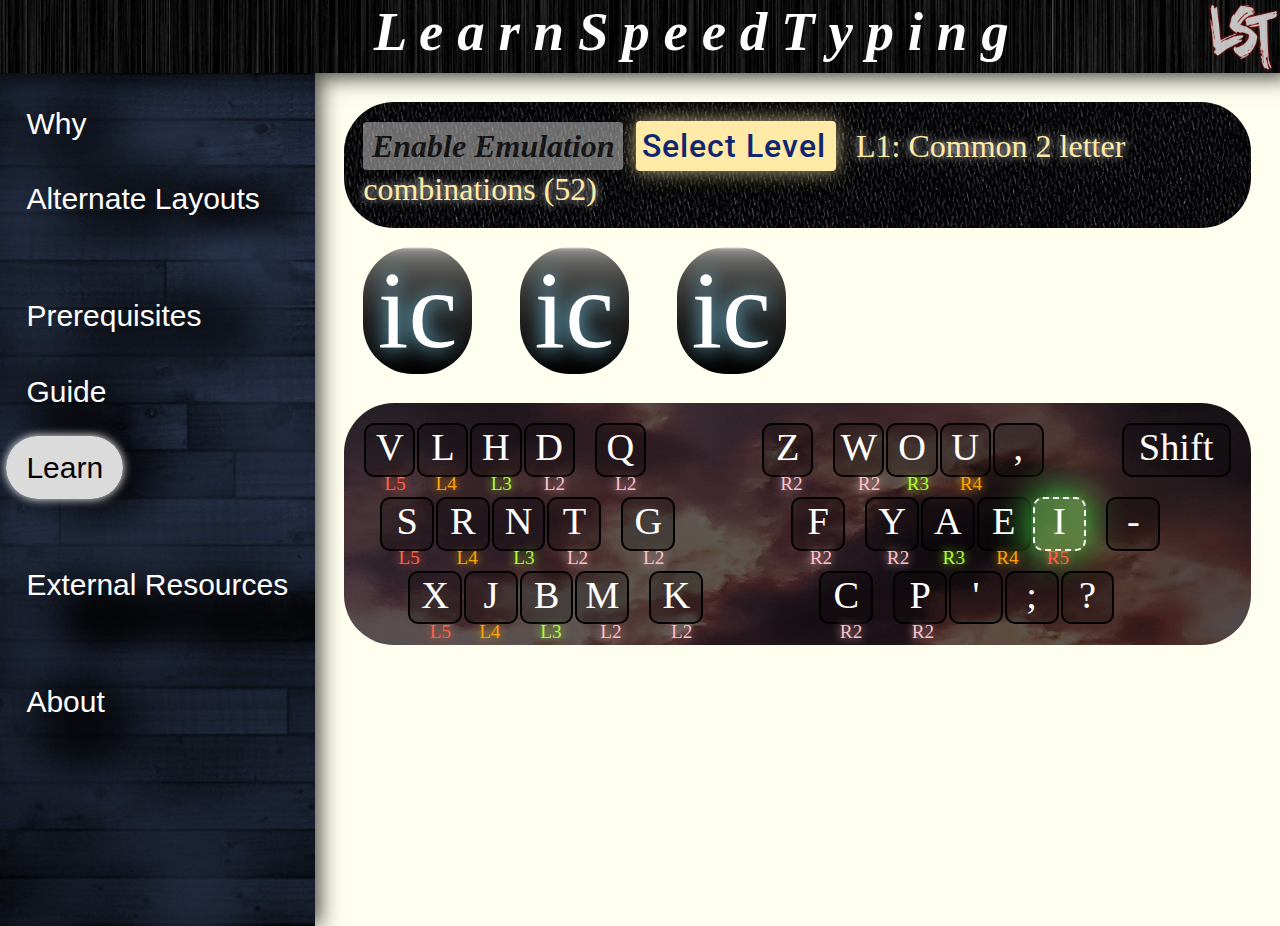
<file: index.html>
<!DOCTYPE html>
<head>
    <title>LST | Learn</title>
    <link rel="stylesheet" href="styles.css">
    <link rel="icon" type="image/x-icon" href="favicon.png">
</head>
<body>
    <div id="header">
        <a href="javascript:side(7)"><img src="noncut.png"/></a>
        <a>L e a r n S p e e d T y p i n g</a>
    </div>
    <ul id="topbar">
        <li><a href="javascript:side(1)">Why</a></li>
        <li><a href="javascript:side(2)">Alternate Layouts</a></li>
        <li></li>
        <li><a href="javascript:side(3)">Prerequisites</a></li>
        <li><a href="javascript:side(4)">Guide</i></a></li>
        <li><a href="javascript:side(5)" class="active">Learn</a></li>
        <li></li>
        <li><a href="javascript:side(6)">External Resources</a></li>
        <li></li>
        <li id="about"><a href="javascript:side(7)">About</a></li>
    </ul>
    <iframe src="learn.html" class="mainframe"></iframe>
    <script>
        mainframe = null
        function check(){
            header = document.getElementById("header")
            hh = header.offsetHeight
            sidebar = document.getElementById("topbar")
            sided = sidebar.offsetWidth
            topd = sidebar.offsetHeight
            mainframe = document.getElementsByClassName("mainframe")[0]
            w = window.innerWidth-sided
            mainframe.style.marginLeft = sided.toString()+"px"
            mainframe.style.width = w.toString()+"px"
            mainframe.style.height = (window.innerHeight-hh).toString().toString()+"px"
            sidebar.style.height = (window.innerHeight-hh).toString().toString()+"px"
            mainframe.focus()
        }
        window.addEventListener('mousewheel', check);
        window.addEventListener('click', check);
        window.addEventListener('load', check);
        window.addEventListener('unload', check);
        window.addEventListener('resize', check);
        window.addEventListener('scroll', check);
        elements = null
        function getelements(){
            elements = document.getElementById("topbar").getElementsByTagName("a")
        }
        window.addEventListener('load', getelements);
        function side(a){
            for(var i=0; i<elements.length; i++){
                elements[i].setAttribute("class","inactive")
            }
            elements[a-1].setAttribute("class","active")
            document.title = "LST"
            switch(a){
                case 1:
                    mainframe.src="why.html"
                    document.title += " | Learn"
                    break;
                case 2:
                    mainframe.src="alt.html"
                    document.title += " | Alt Layouts"
                    break;
                case 3:
                    mainframe.src="req.html"
                    document.title += " | Prerequisites"
                    break;
                case 4:
                    mainframe.src="guide.html"
                    document.title += " | Guide"
                    break;
                case 5:
                    mainframe.src="learn.html"
                    document.title += " | Learn"
                    break;
                case 6:
                    mainframe.src="ext.html"
                    document.title += " | External Resources"
                    break;
                case 7:
                    mainframe.src="about.html"
                    document.title += " | About"
                    break;
            }
        }
    </script>
</body>
</html>
</file>
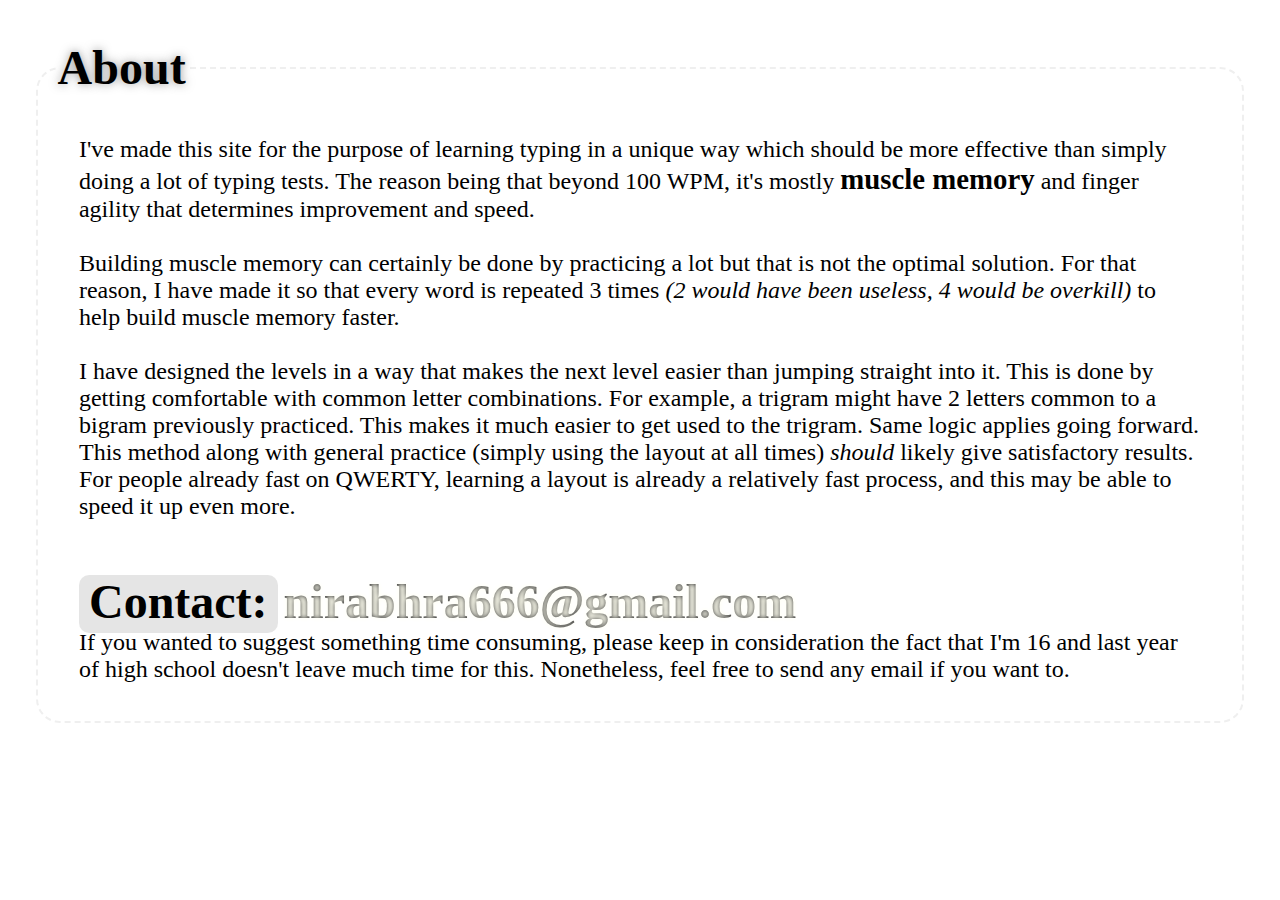
<file: about.html>
<!DOCTYPE html>
<head>
    <title>About</title>
    <link rel="stylesheet" href="pltxt.css">
    <link rel="icon" type="image/x-icon" href="favicon.png">
</head>
<body>
    <fieldset>
        <legend><h1>About</h1></legend>
        <p>
            I've made this site for the purpose of learning typing in a unique way which should be more effective than simply doing a lot of typing tests.
            The reason being that beyond 100 WPM, it's mostly <b>muscle memory</b> and finger agility that determines improvement and speed.
            <br><br>
            Building muscle memory can certainly be done by practicing a lot but that is not the optimal solution.
            For that reason, I have made it so that every word is repeated 3 times <i>(2 would have been useless, 4 would be overkill)</i> to help build muscle memory faster.
            <br><br>
            I have designed the levels in a way that makes the next level easier than jumping straight into it.
            This is done by getting comfortable with common letter combinations.
            For example, a trigram might have 2 letters common to a bigram previously practiced.
            This makes it much easier to get used to the trigram. Same logic applies going forward.
            <br>
            This method along with general practice (simply using the layout at all times) <i>should</i> likely give satisfactory results.
            <br>
            For people already fast on QWERTY, learning a layout is already a relatively fast process, and this may be able to speed it up even more.
            <br><br><br>
            <b class="extraimp" id="bc">Contact:</b>  <a id="contact" href="mailto: nirabhra666@gmail.com">  nirabhra666@gmail.com</a>
            <br>
            If you wanted to suggest something time consuming, please keep in consideration the fact that I'm 16 and last year of high school doesn't leave much time for this.
            Nonetheless, feel free to send any email if you want to.
        </p>
    </fieldset>
</body>
</html>
</file>
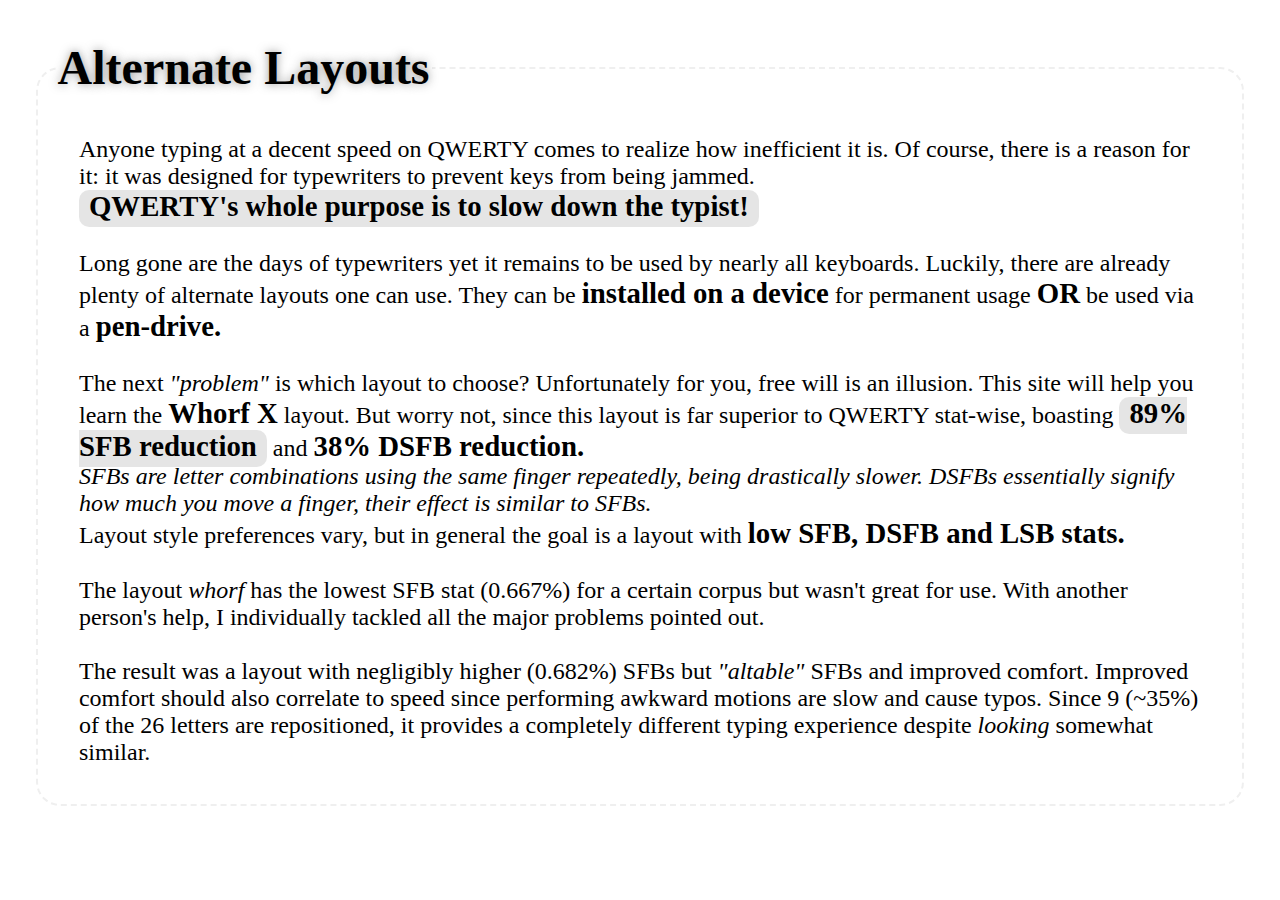
<file: alt.html>
<!DOCTYPE html>
<head>
    <title>Alt Layouts</title>
    <link rel="stylesheet" href="pltxt.css">
    <link rel="icon" type="image/x-icon" href="favicon.png">
</head>
<body>
    <fieldset>
        <legend><h1>Alternate Layouts</h1></legend>
        <p>
            Anyone typing at a decent speed on QWERTY comes to realize how inefficient it is.
            Of course, there is a reason for it: it was designed for typewriters to prevent keys from being jammed.
            <br>
            <b class="extraimp">QWERTY's whole purpose is to slow down the typist!</b>
            <br><br>
            Long gone are the days of typewriters yet it remains to be used by nearly all keyboards.
            Luckily, there are already plenty of alternate layouts one can use.
            They can be <b>installed on a device</b> for permanent usage <b>OR</b> be used via a <b>pen-drive.</b>
            <br><br>
            The next <i>"problem"</i> is which layout to choose?
            Unfortunately for you, free will is an illusion.
            This site will help you learn the <b>Whorf X</b> layout.
            But worry not, since this layout is far superior to QWERTY stat-wise, boasting <b class="extraimp">89% SFB reduction</b> and <b>38% DSFB reduction.</b>
            <br>
            <i>SFBs are letter combinations using the same finger repeatedly, being drastically slower. DSFBs essentially signify how much you move a finger, their effect is similar to SFBs.</i>
            <br>
            Layout style preferences vary, but in general the goal is a layout with <b>low SFB, DSFB and LSB stats.</b>
            <br><br>
            The layout <i>whorf</i> has the lowest SFB stat (0.667%) for a certain corpus but wasn't great for use.
            With another person's help, I individually tackled all the major problems pointed out.
            <br><br>
            The result was a layout with negligibly higher (0.682%) SFBs but <i>"altable"</i> SFBs and improved comfort.
            Improved comfort should also correlate to speed since performing awkward motions are slow and cause typos.
            Since 9 (~35%) of the 26 letters are repositioned, it provides a completely different typing experience despite <i>looking</i> somewhat similar.
        </p>
    </fieldset>
</body>
</html>
</file>
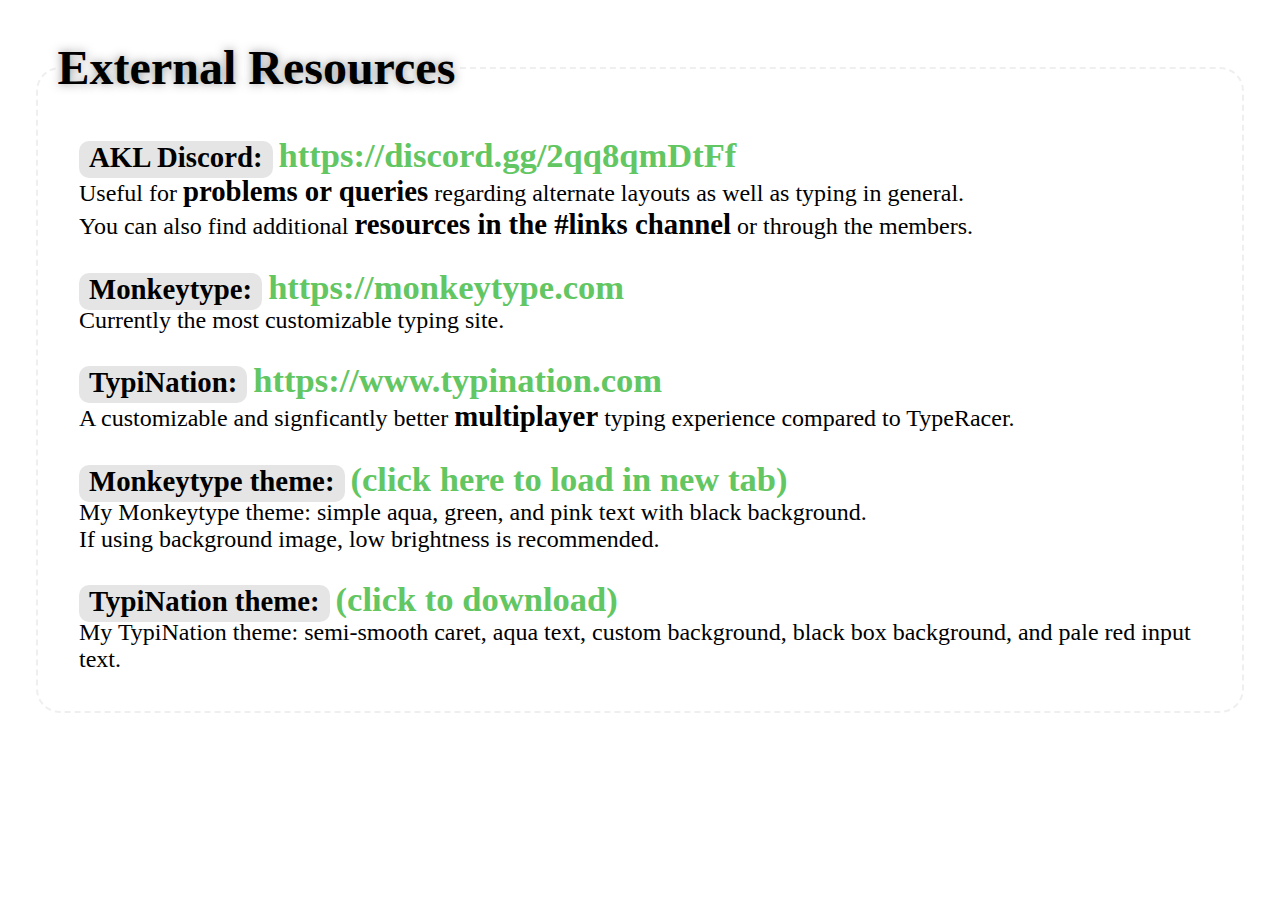
<file: ext.html>
<!DOCTYPE html>
<head>
    <title>External Resources</title>
    <link rel="stylesheet" href="pltxt.css">
    <link rel="icon" type="image/x-icon" href="favicon.png">
</head>
<body>
    <fieldset>
        <legend><h1>External Resources</h1></legend>
        <p>
            <b class="extraimp">AKL Discord:</b> <b><a href="https://discord.gg/2qq8qmDtFf" target="akl"> https://discord.gg/2qq8qmDtFf</a></b>
            <br>
            Useful for <b>problems or queries</b> regarding alternate layouts as well as typing in general.
            <br>
            You can also find additional <b>resources in the #links channel</b> or through the members.
            <br><br>
            <b class="extraimp">Monkeytype:</b> <b><a href="https://monkeytype.com" target="akl"> https://monkeytype.com</a></b>
            <br>
            Currently the most customizable typing site.
            <br><br>
            <b class="extraimp">TypiNation:</b> <b><a href="https://www.typination.com" target="akl"> https://www.typination.com</a></b>
            <br>
            A customizable and signficantly better <b>multiplayer</b> typing experience compared to TypeRacer.
            <br><br>
            <b class="extraimp">Monkeytype theme:</b> <b><a href="https://monkeytype.com?customTheme=WyIjMDAwMDAwIiwiI2U1OWVmZiIsIiNmZmZmZmYiLCIjMzRkNmZlIiwiIzAwMDAwMCIsIiMzNGZlNjciLCIjZmZmZmZmIiwiI2ZmZmZmZiIsIiNmZjQyNDIiLCIjYjIyZTJlIl0=" target="akl"> (click here to load in new tab)</a></b>
            <br>
            My Monkeytype theme: simple aqua, green, and pink text with black background.
            <br>
            If using background image, low brightness is recommended.
            <br><br>
            <b class="extraimp">TypiNation theme:</b> <b><a href="https://cdn.discordapp.com/attachments/775247044847075328/1032932892231344138/TypiNation_Settings.json" target="akl"> (click to download)</a></b>
            <br>
            My TypiNation theme: semi-smooth caret, aqua text, custom background, black box background, and pale red input text.
        </p>
    </fieldset>
</body>
</html>
</file>
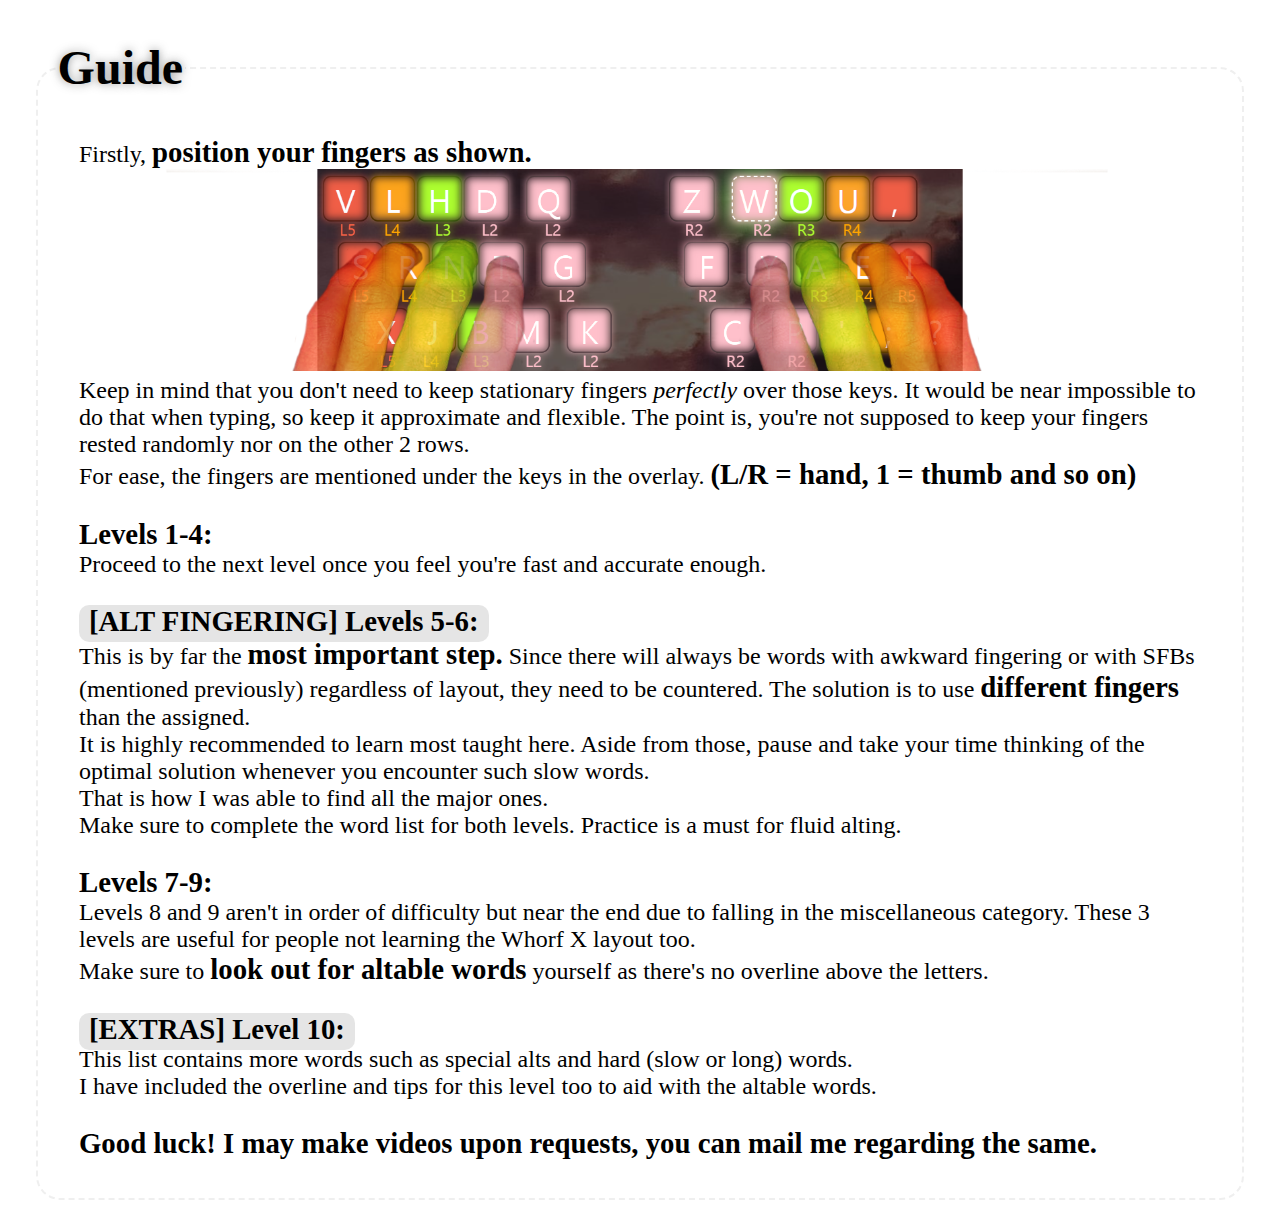
<file: guide.html>
<!DOCTYPE html>
<head>
    <title>Guide</title>
    <link rel="stylesheet" href="pltxt.css">
    <link rel="icon" type="image/x-icon" href="favicon.png">
</head>
<body>
    <fieldset>
        <legend><h1>Guide</h1></legend>
        <p>
            Firstly, <b>position your fingers as shown.</b>
            <img src="position.png"/>
            Keep in mind that you don't need to keep stationary fingers <i>perfectly</i> over those keys.
            It would be near impossible to do that when typing, so keep it approximate and flexible.
            The point is, you're not supposed to keep your fingers rested randomly nor on the other 2 rows.
            <br>
            For ease, the fingers are mentioned under the keys in the overlay. <b>(L/R = hand,  1 = thumb and so on)</b>
            <br><br>
            <b>Levels 1-4:</b>
            <br>
            Proceed to the next level once you feel you're fast and accurate enough.
            <br><br>
            <b class="extraimp">[ALT FINGERING] Levels 5-6:</b>
            <br>
            This is by far the <b>most important step.</b>
            Since there will always be words with awkward fingering or with SFBs (mentioned previously) regardless of layout, they need to be countered.
            The solution is to use <b>different fingers</b> than the assigned.
            <br>
            It is highly recommended to learn most taught here.
            Aside from those, pause and take your time thinking of the optimal solution whenever you encounter such slow words.
            <br>
            That is how I was able to find all the major ones.
            <br>
            Make sure to complete the word list for both levels. Practice is a must for fluid alting.
            <br><br>
            <b>Levels 7-9:</b>
            <br>
            Levels 8 and 9 aren't in order of difficulty but near the end due to falling in the miscellaneous category.
            These 3 levels are useful for people not learning the Whorf X layout too.
            <br>
            Make sure to <b>look out for altable words</b> yourself as there's no overline above the letters.<br><br>
            <b class="extraimp">[EXTRAS] Level 10:</b>
            <br>
            This list contains more words such as special alts and hard (slow or long) words.
            <br>
            I have included the overline and tips for this level too to aid with the altable words.
            <br><br>
            <b>Good luck! I may make videos upon requests, you can mail me regarding the same.</b>
        </p>
    </fieldset>
</body>
</html>
</file>
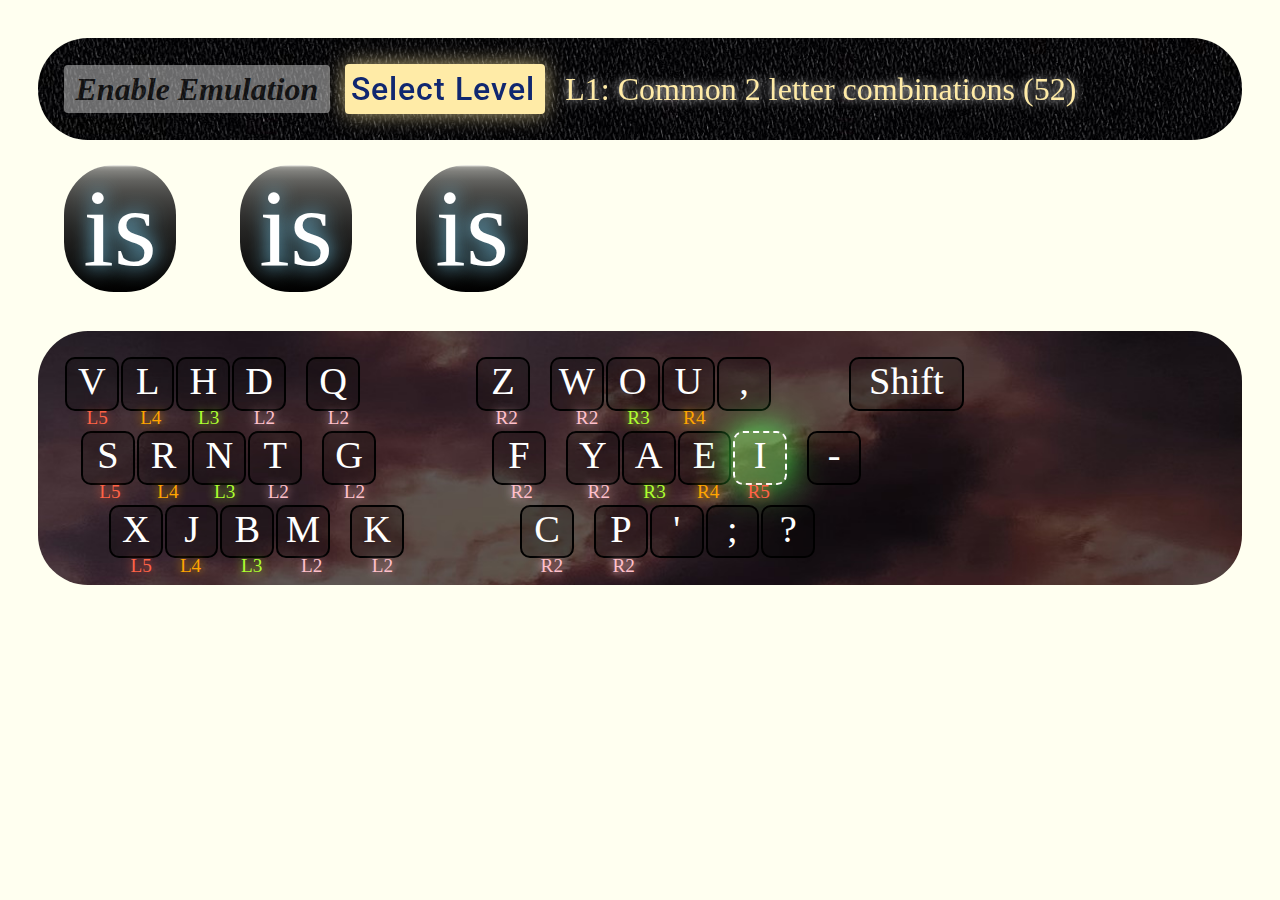
<file: learn.html>
<!DOCTYPE html>
<head>
    <title>Learn</title>
    <!--Stylesheet below is NOT my work. 
        Credit:
            https://codepen.io/ig_design/pen/MWKVrNR
            https://freefrontend.com/css-dropdown-menus/
    -->
    <link rel="stylesheet" href="dropdown.css">
    <link rel="stylesheet" href="styles.css">
    <link rel="stylesheet" href="learn.css">
    <link rel="icon" type="image/x-icon" href="favicon.png">
</head>
<body>
    <!--<img src="hot.png" id="hot"/>-->
    <div id="select" class="gbox">
        <div class="sec-center">
            <div id="emu">Enable Emulation</div>
            <input class="dropdown" type="checkbox" id="dropdown" name="dropdown"/>
            <label class="for-dropdown" for="dropdown">Select Level<i class="uil uil-arrow-down"></i></label>
            <div class="section-dropdown"> 
                <a href="javascript:level(1)">1: Common Bigrams<i class="uil uil-arrow-right"></i></a>
                <a href="javascript:level(2)">2: Common Trigrams<i class="uil uil-arrow-right"></i></a>
                <a href="javascript:level(3)">3: Common Quadrigrams<i class="uil uil-arrow-right"></i></a>
                <a href="javascript:level(4)">4: Common Pentagrams<i class="uil uil-arrow-right"></i></a>
                <a href="javascript:level(5)">5: ALTERNATE FINGERS<i class="uil uil-arrow-right"></i></a>
                <a href="javascript:level(6)">6: ALTING PRACTICE<i class="uil uil-arrow-right"></i></a>
                <a href="javascript:level(7)">7: Common Words<i class="uil uil-arrow-right"></i></a>
                <a href="javascript:level(8)">8: monkeytype.com Practice<i class="uil uil-arrow-right"></i></a>
                <a href="javascript:level(9)">9: 10fastfingers.com Practice<i class="uil uil-arrow-right"></i></a>
                <!--<input class="dropdown-sub" type="checkbox" id="dropdown-sub" name="dropdown-sub"/>
                <label class="for-dropdown-sub" for="dropdown-sub">Dropdown Sub <i class="uil uil-plus"></i></label>
                <div class="section-dropdown-sub"> 
                    <a href="#">Dropdown Link <i class="uil uil-arrow-right"></i></a>
                    <a href="#">Dropdown Link <i class="uil uil-arrow-right"></i></a>
                </div>-->
            </div>
            <div id="desc">Temporary</div>
        </div>
    </div>
    <div class="tips">HELLO</div>
    <div class="words">
        <div id="w1"><span>asdf</span></div>
        <div id="w2"></div>
        <div id="w3"></div>
    </div>
    <div class="gbox" id="kb">
        <div class="r1"><ltr id="v">V</ltr><ltr id="l">L</ltr><ltr id="h">H</ltr><ltr id="d">D</ltr><ltr id="q">Q</ltr><ltr id="z">Z</ltr><ltr id="w">W</ltr><ltr id="o">O</ltr><ltr id="u">U</ltr><ltr class="comma 80" id=",.">,</ltr><ltr id="Shift">Shift</ltr></div>
        <br>
        <div class="r2"><p>&nbsp;&nbsp;&nbsp;&nbsp;</p><ltr id="s">S</ltr><ltr id="r">R</ltr><ltr id="n">N</ltr><ltr id="t">T</ltr><ltr id="g">G</ltr><ltr id="f">F</ltr><ltr id="y">Y</ltr><ltr id="a">A</ltr><ltr id="e">E</ltr><ltr id="i">I</ltr><ltr class="dash 222" id="-_">-</ltr></div>
        <br>
        <div class="r3"><p>&nbsp;&nbsp;&nbsp;&nbsp;&nbsp;&nbsp;&nbsp;&nbsp;&nbsp;&nbsp;&nbsp;</p><ltr id="x">X</ltr><ltr id="j">J</ltr><ltr id="b">B</ltr><ltr id="m">M</ltr><ltr id="k">K</ltr><ltr id="c">C</ltr><ltr id="p">P</ltr><ltr class="quotations 188" id='&apos;&quot;'>'</ltr><ltr class="colon 190" id=";:">;</ltr><ltr class="mark 191" id="?!">?</ltr></div>
    </div>
    <script>
        box = document.getElementById("dropdown")
        box.addEventListener('keydown',(function(e){
            var kc = e.keyCode
            if (kc === 32){
                e.preventDefault();
            }
        }));
    </script>
    <script>
        w1 = null
        w2 = null
        w3 = null
        kb = null
        tips = null
        rs = [81,87,69,82,84,89,85,73,79,65,83,68,70,71,72,74,75,76,186,90,88,67,86,66,78,77]
        emulating = false
        toggle = document.getElementById("emu")
        /*
        vlhdqzwou
        srntgfyaei
        xjbmkcp
        */
        ks = ['v', 'l', 'h', 'd', 'q', 'z', 'w', 'o', 'u', 's', 'r', 'n', 't', 'g', 'f', 'y', 'a', 'e', 'i', 'x', 'j', 'b', 'm', 'k', 'c', 'p']
        window.addEventListener('load',function(){
            w1 = document.getElementById("w1")
            w2 = document.getElementById("w2")
            w3 = document.getElementById("w3")
            kb = document.getElementById("kb")
            kb = kb.getElementsByTagName("ltr")
            toggle = document.getElementById("emu")
            tips = document.getElementsByClassName('tips')[0]
            if(localStorage.lvl==null){
                localStorage.lvl = 1
            }
            if(localStorage.idx1==null){
                localStorage.idx1 = 0
                localStorage.randomize1 = "no"
            }
            if(localStorage.idx2==null){
                localStorage.idx2 = 0
                localStorage.randomize2 = "no"
            }
            level(parseInt(localStorage.lvl))
        })
        toggle.addEventListener('click',function(){
            if(toggle.classList.contains("on")){
                toggle.innerText = "Enable Emulation"
                toggle.classList.remove("on")
                emulating = false
            }else{
                toggle.innerText = "Emulating Layout"
                toggle.classList.add("on")
                emulating = true
            }
        })
        /*
        CREDITS FOR LISTS BELOW:
        https://docs.google.com/document/d/1_a5Nzbkwyk1o0bvTctZrtgsee9jSP-6I0q3A0_9Mzm0/
        https://www3.nd.edu/~busiforc/handouts/cryptography/Letter%20Frequencies.html
        http://norvig.com/mayzner.html
        https://www.summerboardingcourses.com/blogs/500-most-common-words-in-english/
        https://monkeytype.com
        */
        l1 = ['th', 'he', 'in', 'er', 'an', 're', 'on', 'at', 'en', 'nd', 'ti', 'es', 'or', 'te', 'of', 'ed', 'is', 'it', 'al', 'ar', 'st', 'to', 'nt', 'ng', 'se', 'ha', 'as', 'ou', 'io', 'le', 've', 'co', 'me', 'de', 'hi', 'ri', 'ro', 'ic', 'ne', 'ea', 'ra', 'ce', 'li', 'ch', 'll', 'be', 'ma', 'si', 'om', 'ur', 'ss', 'ee']
        l2 = ['the', 'and', 'ing', 'ion', 'tio', 'ent', 'ati', 'for', 'her', 'ter', 'hat', 'tha', 'ere', 'ate', 'his', 'con', 'res', 'ver', 'all', 'ons', 'nce', 'men', 'ith', 'ted', 'ers', 'pro', 'thi', 'wit', 'are', 'ess', 'not', 'ive', 'was', 'ect', 'rea', 'com', 'eve', 'per', 'int', 'est', 'sta', 'cti', 'ica', 'ist', 'ear', 'ain', 'one', 'our', 'iti', 'rat']
        l3 = ['that', 'ther', 'with', 'tion', 'here', 'ould', 'have', 'hich', 'whic', 'this', 'thin', 'they', 'atio', 'ever', 'from', 'ough', 'were', 'hing', 'ment']
        l4 = ['ation','tions','which','ction','other','there','ition','ement','inter','ional','ratio','would','tiona','these','state','natio','thing','under','ssion','ectio','catio','latio','about','count','ments','ative','prese','feren','hough','ution','roduc','resen','rough','press','first','after','cause','where','tatio','could','efore','contr','hould','shoul','tical','gener','esent','great']
        l5 = ["rl","ue","k","yp","ao","oa","bl","ght","cy","bv","gth","tb","cya","fy","gm","nh","lr","br","nb","eu"]
        a1 = [["r","L3 (Left Middle)"],
        ["u","R3 (Right Middle) OR Flatten finger down OR Slide downward"],
        ["k","R2 (Right Index) if faster/easier depending on the word"],
        ["yp","Flatten finger down OR Slide downward [Can Skip]"],
        ["o","R2 (Right Index)"],
        ["oa","Flatten finger down OR Slide downward [Can Skip]"],
        ["b","L2 (Left Index)"],
        ["g","R2 (Right Index)"],
        ["y","R3 (Right Middle)"],
        ["b","L2 (Left Index)"],
        ["g","R2 (Right Index)"],
        ["tb","Flatten finger down OR Slide downward [Can Skip]"],
        ["ya","R3 (Right Middle) AND R3 (Right Ring)"],
        ["y","R3 (Right Middle)"],
        ["gm","Flatten finger down OR Slide downward [Can Skip]"],
        ["n","L2 (Left Index)"],
        ["r","L3 (Left Middle) BUT Sliding downward or Flattening may be easier"],
        ["b","L2 (Left Index)"],
        ["b","L2 (Left Index)"],
        ["u","R3 (Right Middle)"]] 
        l6 = ['giRL','peaRL','unfuRL','cuRL','swiRL','huRL','deaRLy','daRLing','twiRL','undeRLine','woRLd']
        a2 = []
        a2 = a2.concat("rl ".repeat(l6.length-a2.length).split(" "))
        a2.pop()
        l6 = l6.concat(['clUE','trUE','cUE','dUE','hUE','fUEl','qUEry','venUE','crUEl','issUE','rescUE','argUE','virtUE','qUEstion'])
        a2 = a2.concat("ue ".repeat(l6.length-a2.length).split(" "))
        a2.pop()
        l6 = l6.concat(['marK','larK','kind','sharK','darK','starK','barK','sKirt','KinK','ranKed','Kids'])
        a2 = a2.concat("k ".repeat(l6.length-a2.length).split(" "))
        a2.pop()
        l6 = l6.concat(['tYPe','hYPe','skYPe','gYPsy','tYPo','hYPo','hYPer','crYPt','hYPhae','hYPno','glYPh'])
        a2 = a2.concat("yp ".repeat(l6.length-a2.length).split(" "))
        a2.pop()
        l6 = l6.concat(['chAOs','AOrta','bAObab','karAOke'])
        a2 = a2.concat("ao ".repeat(l6.length-a2.length).split(" "))
        a2.pop()
        l6 = l6.concat(['OAk','cOAt','mOAt','bOAt','hOArd','tOAd','flOAt','mOAn','fOAm','cocOA','rOAd'])
        a2 = a2.concat("oa ".repeat(l6.length-a2.length).split(" "))
        a2.pop()
        l6 = l6.concat(['BLack','BLand','BLare','BLazer','BLoom','BLurry','BLame','faBLe','taBLet','feeBLe'])
        a2 = a2.concat("bl ".repeat(l6.length-a2.length).split(" "))
        a2.pop()
        l6 = l6.concat(['aiGHT','liGHT','miGHT','riGHT','tiGHT','heiGHT','siGHT'])
        a2 = a2.concat("ght ".repeat(l6.length-a2.length).split(" "))
        a2.pop()
        l6 = l6.concat(['CYcle','iCY','aCYl','CYst','sCYthe','spiCY','juiCY','CYsaki','CYber','CYnic','CYnthia'])
        a2 = a2.concat("cy ".repeat(l6.length-a2.length).split(" "))
        a2.pop()
        l6 = l6.concat(['oBVious','suBVert'])
        a2 = a2.concat("bv ".repeat(l6.length-a2.length).split(" "))
        a2.pop()
        l6 = l6.concat(['lenGTH','strenGTH'])
        a2 = a2.concat("gth ".repeat(l6.length-a2.length).split(" "))
        a2.pop()
        l6 = l6.concat(['TBh','TBf','tiTBit','ouTBid'])
        a2 = a2.concat("tb ".repeat(l6.length-a2.length).split(" "))
        a2.pop()
        l6 = l6.concat(['CYA','CYAn','CYAnide'])
        a2 = a2.concat("cya ".repeat(l6.length-a2.length).split(" "))
        a2.pop()
        l6 = l6.concat(['gooFY','leaFY','veriFY','satisFY','FYi','deFYing'])
        a2 = a2.concat("fy ".repeat(l6.length-a2.length).split(" "))
        a2.pop()
        l6 = l6.concat(['GM','GMail','siGMa','doGMa','maGMa'])
        a2 = a2.concat("gm ".repeat(l6.length-a2.length).split(" "))
        a2.pop()
        l6 = l6.concat(['iNHale','unholy','iNHumane','iNHibit','uNHinged'])
        a2 = a2.concat("nh ".repeat(l6.length-a2.length).split(" "))
        a2.pop()
        l6 = l6.concat(['aLR','aLRight','aLReady','rivaLRy','chivaLRy'])
        a2 = a2.concat("lr ".repeat(l6.length-a2.length).split(" "))
        a2.pop()
        l6 = l6.concat(['BRight','celeBRate','BRonze','BRead','BRing','BRanch','BRoom'])
        a2 = a2.concat("br ".repeat(l6.length-a2.length).split(" "))
        a2.pop()
        l6 = l6.concat(['iNBred','uNBan','uNBent','uNBox','suNBird','raiNBow','uNBiased'])
        a2 = a2.concat("nb ".repeat(l6.length-a2.length).split(" "))
        a2.pop()
        l6 = l6.concat(['EUphoria','EUro','EUthanasia','EUphemize'])
        a2 = a2.concat("eu ".repeat(l6.length-a2.length).split(" "))
        a2.pop()
        l7 = ['a','about','act','actually','add','after','again','against','age','ago','air','all','also','always','am','among','an','and','animal','another','answer','appear','are','area','as','ask','at','back','ball','base','be','beauty','because','become','bed','been','before','began','begin','behind','best','better','better','between','big','bird','black','blue','boat','body','book','both','bottom','box','boy','bring','brought','build','built','busy','but','by','call','came','can','car','care','carefully','carry','centre','certain','change','check','child','children','city','class','clear','close','cold','colour','come','common','community','complete','contain','could','country','course','create','cried','cross','cry','cut','dark','day','decide','decided','deep','develop','did','different','do','does','dog','door','down','draw','dream','drive','dry','during','each','early','earth','east','easy','eat','effort','enough','every','example','experience','explain','eye','face','fact','false','family','far','farm','fast','father','feel','feet','few','field','find','fire','first','fish','five','fly','follow','food','form','found','four','friend','from','front','full','game','gave','get','girl','give','go','gold','good','got','government','great','green','ground','group','grow','guy','had','half','hand','happen','happened','hard','has','have','he','hear','heat','heavy','help','her','here','high','his','hold','home','horse','horn','hot','hour','house','idea','if','important','in','inch','include','into','is','island','it','just','keep','kind','king','knew','know','known','kurumi','land','language','large','last','late','later','laugh','lead','learn','leave','left','less','less','let','letter','life','light','like','line','list','listen','little','live','long','look','love','low','machine','made','make','man','many','map','mark','may','mean','measure','men','might','mile','million','mind','minute','miss','money','month','moon','more','more','morning','most','mother','mountain','move','much','music','must','my','name','nation','near','need','never','new','next','night','no','north','note','notice','noun','now','number','object','of','off','office','often','oh','oil','old','on','once','one','only','open','or','order','other','our','out','over','page','pair','part','pass','passed','people','perhaps','person','picture','place','plan','plane','plant','play','point','power','probably','problem','product','provide','pull','put','question','quick','rain','ran','reach','read','ready','real','receive','record','red','relationship','remember','right','river','road','rock','room','round','rule','run','said','same','saw','say','school','science','sea','season','second','see','seem','self','sentence','serve','set','several','shape','she','ship','short','should','show','shown','side','simple','since','sing','sit','six','size','sleep','slow','small','snow','so','some','something','song','soon','sound','south','space','special','spell','spring','stand','star','start','stay','step','stood','stop','story','street','strong','study','such','summer','sun','system','table','take','talk','teach','tell','ten','test','than','that','the','their','them','then','there','these','they','thing','think','this','those','though','thought','thousand','three','through','time','to','together','told','too','took','top','toward','town','travel','tree','try','true','turn','two','under','understand','until','up','upon','us','use','usual','very','voice','vowel','wait','walk','want','war','warm','was','watch','water','wave','way','we','week','weight','were','west','what','wheel','where','which','white','who','why','will','wind','winter','with','without','woman','wonder','wood','word','words','work','world','would','write','wrong','year','yes','you','young']
        l8 = ["the","be","of","and","a","to","in","he","have","it","that","for","they","with","as","not","on","she","at","by","this","we","you","do","but","from","or","which","one","would","all","will","there","say","who","make","when","can","more","if","no","man","out","other","so","what","time","up","go","about","than","into","could","state","only","new","year","some","take","come","these","know","see","use","get","like","then","first","any","work","now","may","such","give","over","think","most","even","find","day","also","after","way","many","must","look","before","great","back","through","long","where","much","should","well","people","down","own","just","because","good","each","those","feel","seem","how","high","too","place","little","world","very","still","nation","hand","old","life","tell","write","become","here","show","house","both","between","need","mean","call","develop","under","last","right","move","thing","general","school","never","same","another","begin","while","number","part","turn","real","leave","might","want","point","form","off","child","few","small","since","against","ask","late","home","interest","large","person","end","open","public","follow","during","present","without","again","hold","govern","around","possible","head","consider","word","program","problem","however","lead","system","set","order","eye","plan","run","keep","face","fact","group","play","stand","increase","early","course","change","help","line"]
        l9 = ["about","above","add","after","again","air","all","almost","along","also","always","an","and","animal","another","answer","any","are","around","as","ask","at","away","back","be","because","been","before","began","begin","being","below","between","big","book","both","boy","but","by","call","came","can","car","carry","change","children","city","close","come","could","country","cut","day","did","different","do","does","don't","down","each","earth","eat","end","enough","even","every","example","eye","face","family","far","father","feet","few","find","first","follow","food","for","form","found","four","from","get","girl","give","go","good","got","great","group","grow","had","hand","hard","has","have","he","head","hear","help","her","here","high","him","his","home","house","how","idea","if","important","in","into","is","it","its","it's","just","keep","kind","know","land","large","last","later","learn","leave","left","let","letter","life","light","like","line","list","little","live","long","look","made","make","man","many","may","me","mean","men","might","mile","miss","more","most","mother","mountain","move","much","must","my","name","near","need","never","new","next","night","no","not","now","number","of","off","often","oil","old","on","once","one","only","open","or","other","our","out","over","own","page","paper","part","people","picture","place","plant","play","point","put","question","quick","quickly","quite","read","really","right","river","run","said","same","saw","say","school","sea","second","see","seem","sentence","set","she","should","show","side","small","so","some","something","sometimes","song","soon","sound","spell","start","state","still","stop","story","study","such","take","talk","tell","than","that","the","their","them","then","there","these","they","thing","think","this","those","thought","three","through","time","to","together","too","took","tree","try","turn","two","under","until","up","us","use","very","walk","want","was","watch","water","way","we","well","went","were","what","when","where","which","while","white","who","why","will","with","without","word","work","world","would","write","year","you","young","your"]
        l10 = ["BLUE","qUEen","brick","schoolgiRL","cowgiRL","unapprOAchaBLe","radiOActive","sugarcOAt","conseqUEnce","qUEUEd","raiLROAd"]
        a3 = [["B: L2, UE: Slide/Flatten"],
        ["UE: Slide/Flatten OR U: R3"],
        ["Don't alt BR"],
        ["Regular alt"],
        ["Regular alt"],
        ["Regular alts"],
        ["Regular alt"],
        ["Regular alt"],
        ["Regular alt"],
        ["UE: Avoid sliding, try pressing together (flatten) OR U: R3"],
	["Regular alts"]]
        //l9 = ['I want to.','Yes, can you?','How are you?','Where are you?','How to make','How to do','Do it yourself.',"Sorry, I can't.","Can't you do","There's a thing","Where were you?","By the way","Okay, thank you.","Do your work.","Can you please","That is so","There's no way!"]
        function generate(x){
            localStorage.lvl = x
            gen=false
            for(var i=0; i<kb.length; i++){
                if(kb[i].classList.contains("next")){
                    kb[i].classList.remove("next")
                }
            }
            window[active].classList.remove("active")
            switch(parseInt(x)){
                case 1:
                    temp = Math.floor(Math.random()*100)%l1.length
                    w1.classList.add("active")
                    w1.innerHTML = "<span>"+l1[temp][0]+"</span><span>"+l1[temp][1]+"</span>"
                    /*prev = document.getElementsByClassName("next")
                    prev.classList.remove("next")*/
                    kb[l1[temp][0]].className = "next"
                    w2.innerHTML = "<span>"+l1[temp][0]+"</span><span>"+l1[temp][1]+"</span>"
                    w3.innerHTML = "<span>"+l1[temp][0]+"</span><span>"+l1[temp][1]+"</span>"
                    break;
                case 2:
                    temp = Math.floor(Math.random()*100)%l2.length
                    w1.classList.add("active")
                    w1.innerHTML = "<span>"+l2[temp][0]+"</span><span>"+l2[temp][1]+"</span><span>"+l2[temp][2]+"</span>"
                    /*prev = document.getElementsByClassName("next")
                    prev.classList.remove("next")*/
                    kb[l2[temp][0]].className = "next"
                    w2.innerHTML = "<span>"+l2[temp][0]+"</span><span>"+l2[temp][1]+"</span><span>"+l2[temp][2]+"</span>"
                    w3.innerHTML = "<span>"+l2[temp][0]+"</span><span>"+l2[temp][1]+"</span><span>"+l2[temp][2]+"</span>"
                    break;
                case 3:
                    temp = Math.floor(Math.random()*100)%l3.length
                    w1.classList.add("active")
                    w1.innerHTML = "<span>"+l3[temp][0]+"</span><span>"+l3[temp][1]+"</span><span>"+l3[temp][2]+"</span><span>"+l3[temp][3]+"</span>"
                    /*prev = document.getElementsByClassName("next")
                    prev.classList.remove("next")*/
                    kb[l3[temp][0]].className = "next"
                    w2.innerHTML = "<span>"+l3[temp][0]+"</span><span>"+l3[temp][1]+"</span><span>"+l3[temp][2]+"</span><span>"+l3[temp][3]+"</span>"
                    w3.innerHTML = "<span>"+l3[temp][0]+"</span><span>"+l3[temp][1]+"</span><span>"+l3[temp][2]+"</span><span>"+l3[temp][3]+"</span>"
                    break;
                case 4:
                	temp = Math.floor(Math.random()*100)%l4.length
                	w1.classList.add("active")
                	w1.innerHTML = "<span>"+l4[temp][0]+"</span>"
                	w2.innerHTML = "<span>"+l4[temp][0]+"</span>"
                	w3.innerHTML = "<span>"+l4[temp][0]+"</span>"
                	for(var i=1; i<5; i++){
		        	w1.innerHTML += "<span>"+l4[temp][i]+"</span>"
		        	w2.innerHTML += "<span>"+l4[temp][i]+"</span>"
		        	w3.innerHTML += "<span>"+l4[temp][i]+"</span>"
                	}
                    kb[l4[temp][0]].className = "next"
                	break;
                case 5:
                	temp = Math.floor(Math.random()*100)%l5.length
                    if(localStorage.randomize1=="no"){
                        temp = parseInt(localStorage.idx1)
                    }
                	w1.classList.add("active")
                	w1.innerHTML = "<span>"+l5[temp][0]+"</span>"
                	w2.innerHTML = "<span>"+l5[temp][0]+"</span>"
                	w3.innerHTML = "<span>"+l5[temp][0]+"</span>"
                	for(var i=1; i<l5[temp].length; i++){
		        	w1.innerHTML += "<span>"+l5[temp][i]+"</span>"
		        	w2.innerHTML += "<span>"+l5[temp][i]+"</span>"
		        	w3.innerHTML += "<span>"+l5[temp][i]+"</span>"
                	}
                    tips.innerHTML = "<span id='let'>"+a1[temp][0].toUpperCase()+"</span>: "+a1[temp][1]
                    kb[l5[temp][0]].className = "next"
                	break;
                case 6:
                	temp = Math.floor(Math.random()*200)%l6.length
                    if(localStorage.randomize2=="no"){
                        temp = parseInt(localStorage.idx2)
                    }
                	w1.classList.add("active")
                	w1.innerHTML = ""
                	w2.innerHTML = ""
                	w3.innerHTML = ""
                	for(var i=0; i<l6[temp].length; i++){
                        if(l6[temp][i]==l6[temp][i].toLowerCase()){
                            w1.innerHTML += "<span>"+l6[temp][i]+"</span>"
                            w2.innerHTML += "<span>"+l6[temp][i]+"</span>"
                            w3.innerHTML += "<span>"+l6[temp][i]+"</span>"
                        }else{
                            w1.innerHTML += "<span class='alt'>"+l6[temp][i].toLowerCase()+"</span>"
                            w2.innerHTML += "<span class='alt'>"+l6[temp][i].toLowerCase()+"</span>"
                            w3.innerHTML += "<span class='alt'>"+l6[temp][i].toLowerCase()+"</span>"
                        }
                	}
                    tips.innerHTML = localStorage.idx2+"/"+l6.length
                    kb[l6[temp][0].toLowerCase()].className = "next"
                	break;
                case 7:
                    if(l7.indexOf(w1.innerText)==209 || l7.indexOf(w1.innerText)==199){
                        temp = l7.indexOf(w1.innerText)-10
                    }else if(l7.indexOf(w1.innerText)==15){
                        temp = 450
                    }else{
                	    temp = Math.floor(Math.random()*727)%l7.length
                    }
                	w1.classList.add("active")
                	w1.innerHTML = "<span>"+l7[temp][0]+"</span>"
                	w2.innerHTML = "<span>"+l7[temp][0]+"</span>"
                	w3.innerHTML = "<span>"+l7[temp][0]+"</span>"
                	for(var i=1; i<l7[temp].length; i++){
		        	w1.innerHTML += "<span>"+l7[temp][i]+"</span>"
		        	w2.innerHTML += "<span>"+l7[temp][i]+"</span>"
		        	w3.innerHTML += "<span>"+l7[temp][i]+"</span>"
                	}
                    kb[l7[temp][0]].className = "next"
                	break;
                case 8:
                	temp = Math.floor(Math.random()*1000)%l8.length
                	w1.classList.add("active")
                	w1.innerHTML = "<span>"+l8[temp][0]+"</span>"
                	w2.innerHTML = "<span>"+l8[temp][0]+"</span>"
                	w3.innerHTML = "<span>"+l8[temp][0]+"</span>"
                	for(var i=1; i<l8[temp].length; i++){
		        	w1.innerHTML += "<span>"+l8[temp][i]+"</span>"
		        	w2.innerHTML += "<span>"+l8[temp][i]+"</span>"
		        	w3.innerHTML += "<span>"+l8[temp][i]+"</span>"
                	}
                    kb[l8[temp][0]].className = "next"
                	break;
                case 9:
                	temp = Math.floor(Math.random()*1000)%l9.length
                	w1.classList.add("active")
                	w1.innerHTML = "<span>"+l9[temp][0]+"</span>"
                	w2.innerHTML = "<span>"+l9[temp][0]+"</span>"
                	w3.innerHTML = "<span>"+l9[temp][0]+"</span>"
                	for(var i=1; i<l9[temp].length; i++){
		        	w1.innerHTML += "<span>"+l9[temp][i]+"</span>"
		        	w2.innerHTML += "<span>"+l9[temp][i]+"</span>"
		        	w3.innerHTML += "<span>"+l9[temp][i]+"</span>"
                	}
                    kb[l9[temp][0]].className = "next"
                	break;
            }
            active = "w1"
        }
        last=""
        gen = false
        space = false
        active = "w1"
        window.addEventListener('keydown',function(k){
            if(!k.repeat){
                if(space){
                    if(k.which==32){
                        dones = window[active].getElementsByClassName("done")
                        fullheight = document.getElementsByTagName("html")[0].offsetWidth
                        window[active].classList.remove("active")
                        if(active=="w1"){
                            active="w2"
                            if(fullheight < w2.offsetWidth + w2.offsetLeft){
                                w1.hidden = true
                            }
                        }else if(active=="w2"){
                            active="w3"
                            if(fullheight < w3.offsetWidth + w3.offsetLeft){
                                w1.hidden = true
                                w2.hidden = true
                            }
                        }else{
                            active="w1"
                            w1.hidden = false
                            w2.hidden = false
                            w3.hidden = false
                            for(var i=0; i<dones.length; i++){
                                dones[i].classList.remove("done")
                            }
                            if(parseInt(localStorage.lvl)==5){
                                if(localStorage.randomize1=="no"){
                                    localStorage.idx1 = parseInt(localStorage.idx1)+1
                                }
                                if(parseInt(localStorage.idx1)==l5.length){
                                    localStorage.randomize1 = "yes"
                                }
                            }
                            if(parseInt(localStorage.lvl)==6){
                                if(localStorage.randomize2=="no"){
                                    localStorage.idx2 = parseInt(localStorage.idx2)+1
                                }
                                if(parseInt(localStorage.idx2)==l6.length){
                                    localStorage.randomize2 = "yes"
                                }
                            }
                            generate(localStorage.lvl)
                        }
                        window[active].classList.add("active")
                        ch = window[active].getElementsByTagName("span")[0].innerText
                        kb[ch].classList.add("next")
                    }
                }
                if(!space){
                    if(emulating){
                        n=ks[rs.indexOf((k.which))]
                    }
                    curr = document.getElementsByClassName("next")[0]
                    intxt = curr.innerText
                    if(!shift){
                        intxt = intxt.toLowerCase()
                    }
                    spans = window[active].getElementsByTagName("span")
                    dones = window[active].getElementsByClassName("done")
                    if((k.key==intxt && emulating==false) || (n==intxt&&emulating==true)){
                        curr.classList.remove("next")
                        if(spans.length>dones.length+1){
                            newtxt = spans[dones.length+1].innerText.toLowerCase()
                            kb[newtxt].classList.add("next")
                        }else{
                            space = true
                        }
                        spans[dones.length].classList.add("done")
                    }else{
                        if(k.key!="Shift"){
                            spans[dones.length].id = "err"
                        }
                    }
                }
                if(space && k.which==32){
                    space = false
                }
            }
        })
        /*
        window.addEventListener('keydown',function(k){
            if(!k.repeat){
                if(k.which==32 && space){
                    for(var i=0; i<kb.length; i++){
                        if(kb[i].classList.contains("next")){
                            kb[i].classList.remove("next")
                        }
                    }
                    console.log("yes")
                    space = false
                    n = document.getElementsByClassName("active")[0]
                    if(n.id=="w1"){
                        w2.classList.add("active")
                    }else if(n.id=="w2"){
                        w3.classList.add("active")
                    }else{
                        generate(localStorage.lvl)
                    }
                    n.classList.remove("active") 
                    h = document.getElementsByClassName("active")[0].getElementsByTagName("span")[0].innerText
                    kb[h].classList.add("next") 
                }
                perv = document.getElementsByClassName("next")
                ids = []
                for(var i=0; i<perv.length; i++){
                    ids.push(perv[i].id)
                }
                prev = perv[0]
                if(prev.id.length==1){
                    a = document.getElementsByClassName("active")[0].getElementsByTagName("span")
                    y = a
                    b = null
                    for(var i=0; i<a.length; i++){
                        if(a[i].id!="done"){
                            if(i>=a.length-1 && ids.includes(k.key.toLowerCase())){
                                //document.getElementsByClassName("active")[0].classList.remove("active")
                                space = true
                                /*
                                if(a.id=="w1"){
                                    document.getElementById("w2").classList.add("active")
                                    b = document.getElementsByClassName("active")[0].getElementsByTagName("span")[0]
                                }else if(a.id=="w2"){
                                    document.getElementById("w3").classList.add("active")
                                    b = document.getElementsByClassName("active")[0].getElementsByTagName("span")[0]
                                }else{
                                }
                                *//*
                            }else{
                                console.log(document.getElementsByClassName("active")[0],i+1,i,a.length-1)
                                b = document.getElementsByClassName("active")[0].getElementsByTagName("span")[i+1]
                                if(b){
                                    b=b.innerText
                                }
                            }
                            a=a[i]
                            break
                        }
                    }
                    if(k.key.toLowerCase()==prev.id){
                        a.id="done"
                        a.classList.add("done")
                        if(b!=null){
                            kb[b].classList.add("next")
                        }
                    }else if(k.which!=32){
                        a.id="err"
                    }
                    if(space){
                        for(var j=0; j<y.length; j++){
                            y[j].classList.add("done")
                            console.log(y[j])
                        }
                    }
                }
            }
        })
        window.addEventListener('keyup',function(k){
            prev = document.getElementsByClassName("next")
            chk = document.getElementsByClassName("done")
            if(chk[0] != null && prev.length>1){
                chk = chk[chk.length-1].innerHTML
                for(var i=0; i<prev.length; i++){
                    if(prev[i].innerText.toLowerCase()==chk){
                        prev = prev[i]
                    }
                }
            }else if(prev.length==1){
                x = w1.getElementsByClassName("done")
                if(x.length==w1.length){
                    prev[0].classList.reemove("next")
                }
            }
            if(k.key.toLowerCase()==prev.id){
                prev.classList.remove("next")
            }
            if(space && prev[0]){
                prev[0].classList.remove("next")
            }
            kb[k.key].classList.remove("next")
        })
        */
        function level(x){
            d = document.getElementById("desc")
            s = ""
            switch(x){
                case 1:
                    s = "L1: Common 2 letter combinations ("+l1.length.toString()+")"
                    break;
                case 2:
                    s = "L2: Common 3 letter combinations ("+l2.length.toString()+")"
                    break;
                case 3:
                    s = "L3: Common 4 letter combinations ("+l3.length.toString()+")"
                    break;
                case 4:
                	s = "L4: Common 4 letter combinations ("+l4.length.toString()+")"
                	break;
                case 5:
                	s = "L5: Common ALT combinations ("+l5.length.toString()+")"
                	break;
                case 6:
                	s = "L6: Practice ALTING ("+l6.length.toString()+")"
                	break;
                case 7:
                	s = "L7: Common words ("+l7.length.toString()+")"
                	break;
                case 8:
                	s = "L8: monkeytype.com Practice ("+l8.length.toString()+")"
                	break;
                case 9:
                	s = "L9: 10fastfingers.com Practice ("+l9.length.toString()+")"
                	break;
            }
            if(x==5 || x==6){
                tips.hidden = false
                if(x==6 && localStorage.randomize2=="yes"){
                    tips.hidden = true
                }
            }else{
                tips.hidden = true
            }
            d.innerText = s
            generate(x)
        }
        /*box = null
        function add(){
            b1 = document.getElementsByClassName("r1")[0]
            b2 = document.getElementsByClassName("r2")[0]
            b3 = document.getElementsByClassName("r3")[0]
            var r1 = "vlhdqzwou,"
            var r2 = "srntgfyaei"
            var r3 = "xjbmkcp"
            for(var i=0; i<r1.length; i++){
                b1.innerHTML+="<ltr id="+r1[i]+">"+r1[i].toUpperCase()+"</ltr>"
            }
            for(var i=0; i<r2.length; i++){
                b2.innerHTML+="<ltr id="+r2[i]+">"+r2[i].toUpperCase()+"</ltr>"
            }
            for(var i=0; i<r3.length; i++){
                b3.innerHTML+="<ltr id="+r3[i]+">"+r3[i].toUpperCase()+"</ltr>"
            }
        }
        window.addEventListener('load', add);*/
        var shift = false
        var keys = []
        var up = []
        var exc = [186,222,188,190,191]
        function highlight(){
            for(var i=0; i<keys.length; i++){
                x = document.getElementById(keys[i])
                if(x==null){
                    x = document.getElementsByClassName(keys[i])[0]
                }
                x.classList.add("on")
            }
            for(var i=0; i<up.length; i++){
                x = document.getElementById(up[i])
                if(x==null){
                    x = document.getElementsByClassName(up[i])[0]
                }
                x.classList.remove("on")
            }
            if(keys.length>10){
                keys=[]
            }
            if(shift){
                x = document.getElementById("Shift")
                x.classList.add("on")
                for(var i=1; i<exc.length; i++){
                    y = document.getElementsByClassName(exc[i])[0]
                    y.innerText = y.id[1]
                }
                y = document.getElementsByClassName("comma")[0]
                y.innerText = y.id[1]
            }else{
                x = document.getElementById("Shift")
                x.classList.remove("on")
                for(var i=1; i<exc.length; i++){
                    y = document.getElementsByClassName(exc[i])[0]
                    y.innerText = y.id[0]
                }
                y = document.getElementsByClassName("comma")[0]
                y.innerText = y.id[0]
            }
            up = []
        }
        window.addEventListener('keydown',function(shh){
            if(64<shh.which && shh.which<91){
                if(shh.which == 80){
                    if(keys[keys.length-1]!="comma"){
                        keys.push("comma")
                    }
                }else{
                    if(keys[keys.length-1]!=shh.key.toLowerCase()){
                        keys.push(shh.key.toLowerCase())
                    }
                }
                highlight()
            }else if(exc.includes(shh.which)){
                if(!['i','dash','quotations','colon','mark'].includes(keys[keys.length-1])){
                    switch(shh.which){
                        case 186:
                            keys.push("i");
                            break;
                        case 222:
                            keys.push("dash");
                            break;
                        case 188:
                            keys.push("quotations")
                            break;
                        case 190:
                            keys.push("colon")
                            break;
                        case 191:
                            keys.push("mark")
                            break;
                    }
                }
                highlight()
            }else if(shh.key=="Shift" && keys[keys.length-1]!="Shift"){
                shift = true
                highlight()
            }
        })
        window.addEventListener('keyup',function(k){
            if(shift && k.key == "Shift"){
                shift = false
            }else{
                if(64<k.which && k.which<91){
                    if(k.which == 80){
                        keys.splice(keys.indexOf("comma"),1)
                        up.push("comma")
                    }else if(keys.indexOf(k.key.toLowerCase())>=0){
                        keys.splice(keys.indexOf(k.key.toLowerCase()),1)
                        up.push(k.key.toLowerCase())
                    }
                }else if(exc.includes(k.which)){
                    switch(k.which){
                        case 186:
                            keys.splice(keys.indexOf("i"),1)
                            up.push("i")
                            break;
                        case 222:
                            keys.splice(keys.indexOf("dash"),1)
                            up.push("dash")
                            break;
                        case 188:
                            keys.splice(keys.indexOf("quotations"),1)
                            up.push("quotations")
                            break;
                        case 190:
                            keys.splice(keys.indexOf("colon"),1)
                            up.push("colon")
                            break;
                        case 191:
                            keys.splice(keys.indexOf("mark"),1)
                            up.push("mark")
                            break;
                    }
                    highlight()
                }
            }
            highlight()
        })
    </script>
</body>
</html>
</file>
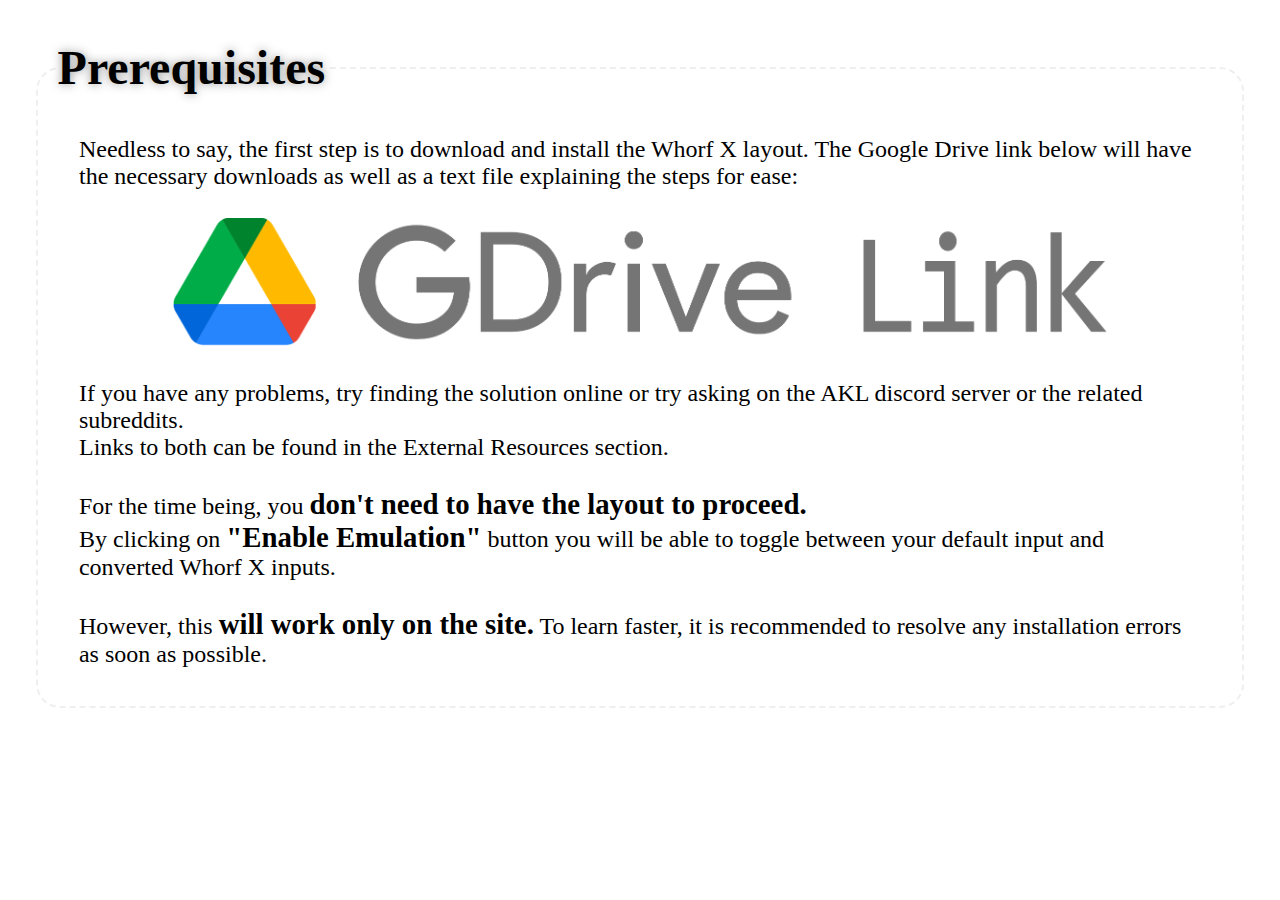
<file: req.html>
<!DOCTYPE html>
<head>
    <title>Prerequisites</title>
    <link rel="stylesheet" href="pltxt.css">
    <link rel="icon" type="image/x-icon" href="favicon.png">
</head>
<body>
    <fieldset>
        <legend><h1>Prerequisites</h1></legend>
        <p>
            Needless to say, the first step is to download and install the Whorf X layout.
            The Google Drive link below will have the necessary downloads as well as a text file explaining the steps for ease: 
            <br><br>
            <a href="https://drive.google.com/drive/folders/1imFbPV1l1fi2rgGtEdZAnd-ygrdW4FfF?usp=sharing" target="new"><img src="download.png"></a>
            <br><br>
            If you have any problems, try finding the solution online or try asking on the AKL discord server or the related subreddits.
            <br>
            Links to both can be found in the External Resources section.
            <br><br>
            For the time being, you <b>don't need to have the layout to proceed.</b>
            <br>
            By clicking on <b>"Enable Emulation"</b> button you will be able to toggle between your default input and converted Whorf X inputs.
            <br><br>
            However, this <b>will work only on the site.</b>
            To learn faster, it is recommended to resolve any installation errors as soon as possible.
        </p>
    </fieldset>
</body>
</html>
</file>
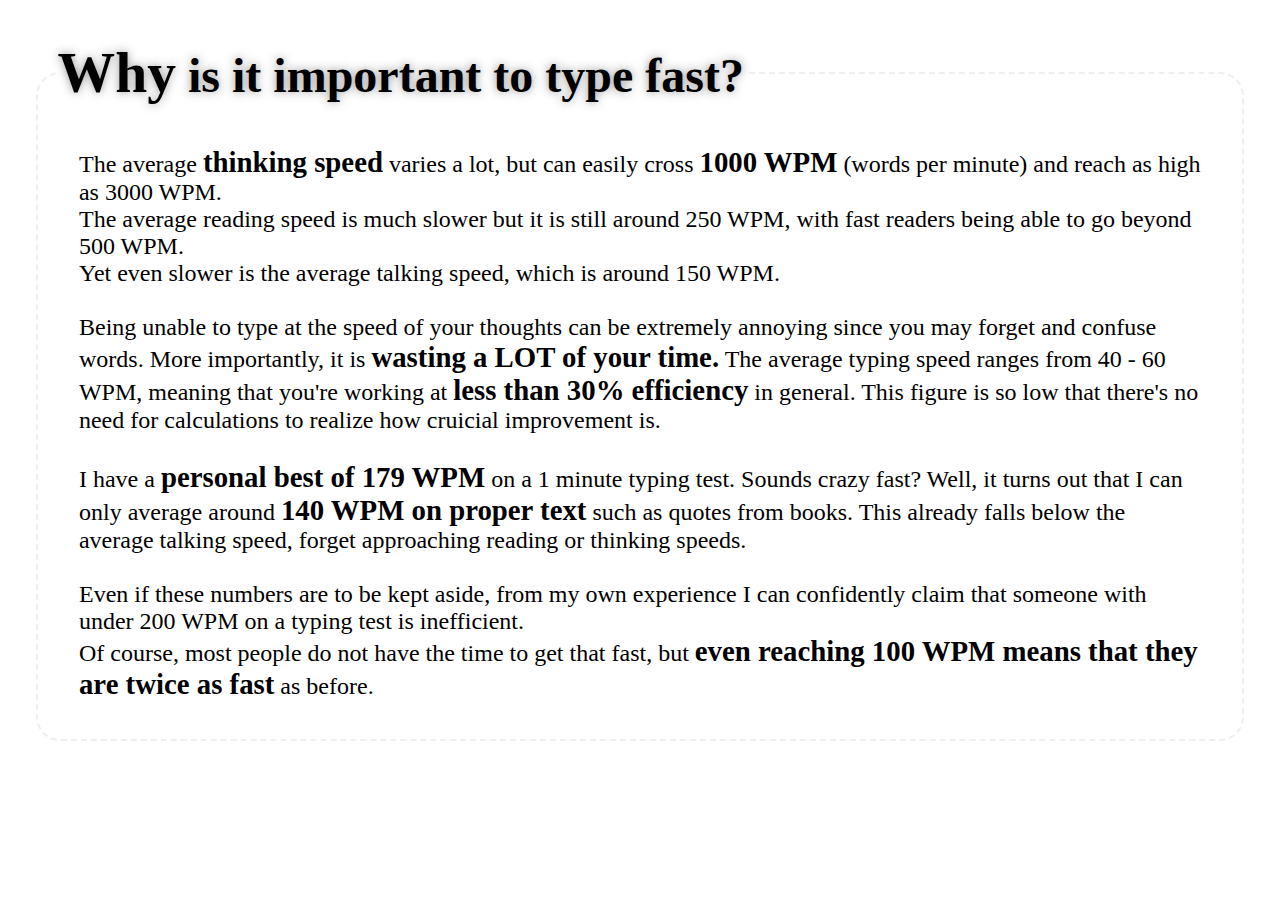
<file: why.html>
<!DOCTYPE html>
<head>
    <title>Why</title>
    <link rel="stylesheet" href="pltxt.css">
    <link rel="icon" type="image/x-icon" href="favicon.png">
</head>
<body>
    <fieldset>
        <legend><h1><b>Why</b> is it important to type fast?</h1></legend>
        <p>
            The average <b>thinking speed</b> varies a lot, but can easily cross <b>1000 WPM</b> (words per minute) and reach as high as 3000 WPM.
            <br>
            The average reading speed is much slower but it is still around 250 WPM, with fast readers being able to go beyond 500 WPM.
            <br>
            Yet even slower is the average talking speed, which is around 150 WPM.
            <br><br>
            Being unable to type at the speed of your thoughts can be extremely annoying since you may forget and confuse words.
            More importantly, it is <b>wasting a LOT of your time.</b>
            The average typing speed ranges from 40 - 60 WPM, meaning that you're working at <b>less than 30% efficiency</b> in general.
            This figure is so low that there's no need for calculations to realize how cruicial improvement is.
            <br><br>
            I have a <b>personal best of 179 WPM</b> on a 1 minute typing test.
            Sounds crazy fast?
            Well, it turns out that I can only average around <b>140 WPM on proper text</b> such as quotes from books.
            This already falls below the average talking speed, forget approaching reading or thinking speeds.
            <br><br>
            Even if these numbers are to be kept aside, from my own experience I can confidently claim that someone with under 200 WPM on a typing test is inefficient.
            <br>
            Of course, most people do not have the time to get that fast, but <b>even reaching 100 WPM means that they are twice as fast</b> as before.
        </p>
    </fieldset>
</body>
</html>
</file>
<file: styles.css>
body{
  margin: 0px;
  background-color: ivory;
  overflow: hidden;
  user-select: none;
  animation: fade 666ms ease-in-out
}

body {
  background-size: cover;
}

@keyframes fade {
  from {
    opacity: 0
  }
  to {
    opacity: 1
  }
}
iframe {
  transition: all 666ms ease-in-out;
}

#header{
  text-align: center;
  background: url("header.jpg");
  backdrop-filter: brightness(1%);
  position: relative;
  font-size: 55px;
  z-index: 100;
  box-shadow: 0px -5px 20px 10px rgba(0, 0, 0, 0.727);
  padding-bottom: 10px;
}

#header a{
  text-decoration: none;
  font-family: "Consolas";
  padding-right: 4%;
  padding-left: 4%;
  font-style: oblique;
  font-weight: bold;
  background-color: white;
  color: transparent;
  -webkit-background-clip: text;
  -moz-background-clip: text;
  background-clip: text;
  animation: headertext 4s cubic-bezier(0.25, 0.46, 0.45, 0.94) infinite;
}

@keyframes headertext {
  0% {
    text-shadow: 0 0 20px rgba(255, 1, 1, 0.9);
  }
  25% {
    text-shadow: 0 0 10px rgba(255, 213, 1, 0.9);
  }
  50% {
    text-shadow: 0 0 0px rgba(255, 1, 1, 0.537);
  }
  75% {
    text-shadow: 0 0 10px rgba(238, 1, 255, 0.9);
  }
  100% {
    text-shadow: 0 0 20px rgba(255, 1, 1, 0.9);
  }
}

#header img {
  position: absolute;
  height: 100%;
  right: 0;
  opacity: 0.75;
}

#header img:hover {
  background: rgba(255, 255, 255, 0.42);
  opacity: 1;
}

#current img{
  border: solid 3px black;
  border-radius: 30px;
  height: 170px;
  width: 170px;
  align-content: center; 
  align-items: center;
  animation: activeColorRotate 500ms linear infinite;
}

@keyframes activeColorRotate {
  from {
    box-shadow: 0px 0px 10px 0px rgba(0, 255, 0, 0.8);
    background-image: repeating-linear-gradient(-45deg,rgba(0, 255, 0, 0.2),rgba(0, 255, 255, 0.2),rgba(0, 255, 0, 0.2),rgba(0, 255, 255, 0.2));
  }
  50% {
    box-shadow: 0px 0px 20px 2px rgba(0, 255, 255, 0.8);
    background-image: repeating-linear-gradient(-45deg,rgba(0, 255, 255, 0.2),rgba(0, 255, 0, 0.2),rgba(0, 255, 255, 0.2),rgba(0, 255, 0, 0.2));
  }
  100% {
    box-shadow: 0px 0px 10px 0px rgba(0, 255, 0, 0.8);
    background-image: repeating-linear-gradient(-45deg,rgba(0, 255, 0, 0.2),rgba(0, 255, 255, 0.2),rgba(0, 255, 0, 0.2),rgba(0, 255, 255, 0.2));
  }
}

.gbox{
  display: block;
  flex-direction: row;
  justify-content: center;
  border-radius: 50px;
  border-style: none;
  margin: 3%;
  margin-bottom: 2%;
  padding: 2%;
  animation: colorRotate 5s linear infinite;
  align-items: center;
  align-self: center;
  align-content: center;
}

@keyframes colorRotate {
  from {
    box-shadow: 0px 0px 50px 0px rgba(255, 0, 0, 0.5);
  }
  25% {
    box-shadow: 0px 0px 50px 0px rgba(72, 255, 0, 0.5);
  }
  50% {
    box-shadow: 0px 0px 50px 0px rgba(0, 255, 213, 0.5);
  }
  75% {
    box-shadow: 0px 0px 50px 0px rgba(174, 0, 255, 0.5);
  }
  100% {
    box-shadow: 0px 0px 50px 0px rgba(255, 0, 0, 0.5);
  }
}

#column{
    display: flex;
    flex-direction: column;
    justify-content: space-around;
    width: 800px;
    margin-left: -10px;
    text-align: center;
    font-family: Cambria, Cochin, Georgia, Times, 'Times New Roman', serif;
}

#column.blocc{
    width: 200px;
    align-items: center;
}

.small{
  width: 400px;
}

#column.big{
  width: 1600px;
  margin-left: -43.75px;
}

.blocc img{
    border: solid 3px black;
    border-radius: 30px;
    height: 170px;
    width: 170px;
    align-content: center;
    align-items: center;
}

#column.blocc a:hover img{
    height: 200px;
    width: 200px;
    box-shadow: 0px 0px 15px 0px grey;
    animation: gradColorRotate 350ms linear infinite;
}

@keyframes gradColorRotate {
  from {
    background-image: linear-gradient(-45deg,rgba(255, 0, 0, 0.1),rgba(72, 255, 0, 0.1));
  }
  25% {
    background-image: linear-gradient(-45deg,rgba(72, 255, 0, 0.1),rgba(0, 255, 213, 0.1));
  }
  50% {
    background-image: linear-gradient(-45deg,rgba(0, 255, 213, 0.1),rgba(174, 0, 255, 0.1));
  }
  75% {
    background-image: linear-gradient(-45deg,rgba(174, 0, 255, 0.1),rgba(255, 0, 0, 0.1));
  }
  100%{
    background-image: linear-gradient(-45deg,rgba(255, 0, 0, 0.1),rgba(72, 255, 0, 0.1));
  }
}

/*
iframe{
  border-top-right-radius: 50px;
  border-bottom-right-radius: 50px;
  border-top-left-radius: 15px;
  border-bottom-left-radius: 15px;
}
*/

#spacing{
  height: 25px;
}

#spacing.stuck{
  height: 85px;
}

#column p{
    font-size: 50px;
}

#defaultCanvas0{
  margin-top: -1010px;
  margin-left: 352.5px;
  position: absolute;
  z-index: -100;
}

#defaultCanvas1{
  margin-top: -1318px;
  margin-left: 352.5px;
  position: absolute;
  z-index: -101;
}

/*
#a{
  text-decoration: none;
  animation: hyperlinq 2s linear infinite;
}
*/

u{
  animation: hyperlinq 10s linear infinite;
}

#cal1, #cal2{
  margin-top: 0px;
}

button{
  font-size: 25px;
}

@keyframes hyperlinq {
  from {
    color: rgba(255, 21, 21, 0.8);
  }
  20% {
    color: rgba(255, 146, 21, 0.8);
  }
  30% {
    color: rgba(40, 255, 21, 0.541);
  }
  35% {
    color: rgba(21, 255, 157, 0.726);
  }
  40% {
    color: rgba(21, 189, 255, 0.8);
  }
  60% {
    color: rgba(44, 21, 255, 0.8);
  }
  70% {
    color: rgba(189, 21, 255, 0.8);
  }
  80% {
    color: rgba(255, 21, 185, 0.8);
  }
  90% {
    color: rgba(255, 21, 99, 0.8);
  }
  100% {
    color: rgba(255, 21, 21, 0.8);
  }
}

select{
  font-size: 20px;
}

input{
  font-size: 20px;
}

/*
h5{
  font-size: 60px;
  font-weight: lighter;
  border-bottom: groove 5px grey;
  border-radius: 200px;
  padding-bottom: 10px;
  margin-bottom: 0px;
  width: 70%;
  align-self: center;
}
*/

#topbar{
  position: absolute;
  background: url("sidebar.jpg");
  list-style: none;
  padding: 0.5%;
  margin: 0;
  padding-top: 1%;
  padding-bottom: 1%;
  height:100%;
  box-shadow: 5px 0px 20px 0px rgba(0, 0, 0, 0.727);
  overflow: scroll;
  overflow-x: hidden;
  z-index: 1;
}

::-webkit-scrollbar {
  width: 0;  /* Remove scrollbar space */
  background: transparent;  /* Optional: just make scrollbar invisible */
}

#topbar li{
  width: 100%;
  padding: 0;
  margin: 0;
  padding-top: 6.9%;
  padding-bottom: 6.9%;
}

#topbar a{
  font-size: 30px;
  text-decoration: none;
  font-family: Arial, Helvetica, sans-serif;
  color: white;
  padding: 15px;
  padding-left: 20px;
  padding-right: 20px;
  border-radius: 50px;
  transition: all 150ms;
}

#topbar a:hover {
  background-color: rgb(219, 219, 219);
  color: black;
  box-shadow: 0px 0px 10px 0px rgb(255, 255, 255);
}

iframe.mainframe {
  position: relative;
  border: none;
}

#topbar .active {
  background-color: rgb(219, 219, 219);
  color: black;
  box-shadow: 0px 0px 10px 0px rgb(255, 255, 255);
}
</file>
<file: pltxt.css>
body {
    padding: 2%;
    padding-top: 0;
    padding-bottom: 0;
    animation: fade 666ms ease-in-out
}

@keyframes fade {
    from {
        opacity: 0
    }
    to {
        opacity: 1
    }
}

h1 {
    animation: hone 5s cubic-bezier(0.075, 0.82, 0.165, 1) infinite;
}

@keyframes hone {
    0% {
        text-shadow: 0 0 20px rgba(255, 142, 142, 0.75);
    }
    50% {
        text-shadow: 0 0 69px rgb(89, 255, 158);
    }
    100% {
        text-shadow: 0 0 20px rgba(255, 142, 142, 0.75);
    }
}

fieldset {
    border-radius: 1em;
    border-style: dashed;
    text-shadow: 0 0 10px rgba(50, 50, 50, 0.50);
    font-size:x-large;
}

p {
    margin: 0;
    padding: 2%;
    padding-top: 0;
    text-shadow: none;
}

b {
    font-size: larger;
}
  
::-webkit-scrollbar {
    width: 1em;
}

/* Track */
::-webkit-scrollbar-track {
    box-shadow: inset 0 0 10px 0 black, 0 0 10px 0 black; 
}

/* Handle */
::-webkit-scrollbar-thumb {
    background: rgba(0, 0, 0, 0.5);
}


/* Handle on hover */
::-webkit-scrollbar-thumb:hover {
    background: rgb(138, 255, 146); 
    box-shadow: 0 0 20px 0 rgb(0, 255, 0), inset 0 0 10px 0 rgb(255, 255, 255);
}

img {
    width: 100%;
    animation: inout 5s cubic-bezier(1, 0.05, 0.795, 0.035) infinite
}

@keyframes inout {
    0% {
        -webkit-filter: drop-shadow(0 0 0 transparent);
        filter: drop-shadow(0 0 0 transparent);
    }
    25% {
        -webkit-filter: drop-shadow(10px 0 10px rgba(84, 255, 87, 0.42));
        filter: drop-shadow(10px 0 10px rgba(84, 255, 87, 0.42));
    }
    50% {
        -webkit-filter: drop-shadow(0 0 0 transparent);
        filter: drop-shadow(0 0 0 transparent);
    }
    75% {
        -webkit-filter: drop-shadow(-10px 0 10px rgba(255, 93, 244, 0.42));
        filter: drop-shadow(-10px 0 10px rgba(255, 93, 244, 0.42));
    }
}

img:hover {
    -webkit-filter: drop-shadow(0px 0 10px rgb(118, 118, 118)) !important;
    filter: drop-shadow(0px 0 10px rgb(118, 118, 118)) !important;
    background: rgba(0, 0, 0, 0.05);
    border-radius: 5em;
    box-shadow: 0 0 20px 0 rgba(0, 0, 0, 0.1);
}

.extraimp {
    background: rgba(0, 0, 0, 0.1);
    border-radius: 10px;
    padding-left: 10px;
    padding-right: 10px;
    padding-bottom: 5px;
}

a {
    color: rgb(98, 198, 98);
    transition: text-shadow 420ms;
    text-decoration: none;
    font-size: larger;
}

a:hover {
    text-shadow: 0 0 25px lime;
    color: rgb(255, 255, 255);
}

#bc {
    font: bold 2em 'Futura';
}

#contact {
    font: bold 2em 'Futura';
    background-color: rgb(42, 42, 42);
    color: transparent;
    text-shadow: 0px 0px 5px ivory;
    -webkit-background-clip: text;
    -moz-background-clip: text;
    background-clip: text;
}

#contact:hover {
    color: white;
    text-shadow: 0 0 15px rgba(255, 0, 0, 0.69);
}
</file>
<file: dropdown.css>
/*
This file is NOT made by me. 
    Credit:
        https://codepen.io/ig_design/pen/MWKVrNR
        https://freefrontend.com/css-dropdown-menus/
*/

@import url('https://fonts.googleapis.com/css2?family=Roboto:wght@400;500;700;900&display=swap');

*,
*::before,
*::after {
  box-sizing: border-box;
}
.sec-center {
  position: relative;
  max-width: 100%;
  z-index: 200;
}
[type="checkbox"]:checked,
[type="checkbox"]:not(:checked){
  position: absolute;
  left: -9999px;
  opacity: 0;
  pointer-events: none;
}
.dark-light:checked + label,
.dark-light:not(:checked) + label{
  position: fixed;
  top: 40px;
  right: 40px;
  z-index: 20000;
  display: block;
  border-radius: 50%;
  width: 46px;
  height: 46px;
  cursor: pointer;
  transition: all 200ms linear;
  box-shadow: 0 0 25px rgba(255,235,167,.45);
}
.dark-light:checked + label{
  transform: rotate(360deg);
}
.dark-light:checked + label:after,
.dark-light:not(:checked) + label:after{
  position: absolute;
  content: '';
  top: 1px;
  left: 1px;
  overflow: hidden;
  z-index: 2;
  display: block;
  border-radius: 50%;
  width: 44px;
  height: 44px;
  background-color: #102770;
  background-image: url('https://assets.codepen.io/1462889/moon.svg');
  background-size: 20px 20px;
  background-repeat: no-repeat;
  background-position: center;
  transition: all 200ms linear;
  opacity: 0;
}
.dark-light:checked + label:after {
  opacity: 1;
}
.dark-light:checked + label:before,
.dark-light:not(:checked) + label:before{
  position: absolute;
  content: '';
  top: 0;
  left: 0;
  overflow: hidden;
  z-index: 1;
  display: block;
  border-radius: 50%;
  width: 46px;
  height: 46px;
  background-color: #48dbfb;
  background-image: url('https://assets.codepen.io/1462889/sun.svg');
  background-size: 25px 25px;
  background-repeat: no-repeat;
  background-position: center;
  transition: all 200ms linear;
}
.dark-light:checked + label:before{
  background-color: #000;
}
.light-back{
  position: fixed;
  top: 0;
  left: 0;
  z-index: 1;
  background-color: #fff;
  overflow: hidden;
  background-image: url('https://s3-us-west-2.amazonaws.com/s.cdpn.io/1462889/pat-back.svg');
  background-position: center;
  background-repeat: repeat;
  background-size: 4%;
  height: 100%;
  width: 100%;
  transition: all 200ms linear;
  opacity: 0;
}
.dark-light:checked ~ .light-back{
  opacity: 1;
}
.dropdown:checked + label,
.dropdown:not(:checked) + label{
  position: relative;
  font-family: 'Roboto', sans-serif;
  font-weight: 500;
  font-size: 15px;
  line-height: 2;
  height: 50px;
  transition: all 200ms linear;
  border-radius: 4px;
  width: 200px;
  padding-left: 5.5px;
  letter-spacing: 1px;
  display: -webkit-inline-flex;
  display: -ms-inline-flexbox;
  display: inline-flex;
  -webkit-align-items: center;
  -moz-align-items: center;
  -ms-align-items: center;
  align-items: center;
  -webkit-justify-content: center;
  -moz-justify-content: center;
  -ms-justify-content: center;
  justify-content: center;
  -ms-flex-pack: center;
  text-align: center;
  border: none;
  background-color: #ffeba7;
  cursor: pointer;
  color: #102770;
  box-shadow: 0 0 20px 0 rgba(255,235,167,0.727);
  font-size: 2em;
}
.dark-light:checked ~ .sec-center .for-dropdown{
  background-color: #102770;
  color: #ffeba7;
  box-shadow: 0 12px 35px 0 rgba(16,39,112,.25);
}
.dropdown:checked + label:before,
.dropdown:not(:checked) + label:before{
  position: fixed;
  top: 0;
  left: 0;
  content: '';
  width: 100%;
  height: 100%;
  z-index: -1;
  cursor: auto;
  pointer-events: none;
}
.dropdown:checked + label:before{
  pointer-events: auto;
}
.dropdown:not(:checked) + label .uil {
  font-size: 24px;
  margin-left: 10px;
  transition: transform 200ms linear;
}
.dropdown:checked + label .uil {
  transform: rotate(180deg);
  font-size: 24px;
  margin-left: 10px;
  transition: transform 200ms linear;
}
.section-dropdown {
  position: absolute;
  padding: 5px;
  background-color: #111;
  top: 70px;
  left: 0;
  width: 100%;
  border-radius: 4px;
  display: block;
  box-shadow: 0 14px 35px 0 rgba(9,9,12,0.4);
  z-index: 2;
  opacity: 0;
  pointer-events: none;
  transform: translateY(20px);
  transition: all 200ms linear;
  box-shadow: 0 0 20px 0 #ffeba7;
}
.dark-light:checked ~ .sec-center .section-dropdown {
  background-color: #fff;
  box-shadow: 0 14px 35px 0 rgba(9,9,12,0.15);
}
.dropdown:checked ~ .section-dropdown{
  opacity: 1;
  pointer-events: auto;
  transform: translateY(0);
}
.section-dropdown:before {
  position: absolute;
  top: -20px;
  left: 0;
  width: 100%;
  height: 20px;
  content: '';
  display: block;
  z-index: 1;
}
.section-dropdown:after {
  position: absolute;
  top: -10px;
  left: 420px;
  width: 0; 
  height: 0; 
  border-left: 10px solid transparent;
  border-right: 10px solid transparent; 
  border-bottom: 10px solid #111;
  content: '';
  display: block;
  z-index: 2;
  transition: all 200ms linear;
}
.dark-light:checked ~ .sec-center .section-dropdown:after {
  border-bottom: 8px solid #fff;
}

a {
  position: relative;
  color: #fff;
  transition: all 200ms linear;
  font-family: 'Roboto', sans-serif;
  font-weight: 500;
  font-size: 15px;
  border-radius: 2px;
  padding: 5px 0;
  padding-left: 20px;
  padding-right: 15px;
  margin: 2px 0;
  text-align: left;
  text-decoration: none;
  display: -ms-flexbox;
  display: flex;
  -webkit-align-items: center;
  -moz-align-items: center;
  -ms-align-items: center;
  align-items: center;
  justify-content: space-between;
    -ms-flex-pack: distribute;
}
.dark-light:checked ~ .sec-center .section-dropdown a {
  color: #102770;
}
a:hover {
  color: #102770;
  background-color: #ffeba7;
}
.dark-light:checked ~ .sec-center .section-dropdown a:hover {
  color: #ffeba7;
  background-color: #102770;
}
a .uil {
  font-size: 22px;
}
.dropdown-sub:checked + label,
.dropdown-sub:not(:checked) + label{
  position: relative;
  color: #fff;
  transition: all 200ms linear;
  font-family: 'Roboto', sans-serif;
  font-weight: 500;
  font-size: 15px;
  border-radius: 2px;
  padding: 5px 0;
  padding-left: 20px;
  padding-right: 15px;
  text-align: left;
  text-decoration: none;
  display: -ms-flexbox;
  display: flex;
  -webkit-align-items: center;
  -moz-align-items: center;
  -ms-align-items: center;
  align-items: center;
  justify-content: space-between;
    -ms-flex-pack: distribute;
    cursor: pointer;
}
.dropdown-sub:checked + label .uil,
.dropdown-sub:not(:checked) + label .uil{
  font-size: 22px;
}
.dropdown-sub:not(:checked) + label .uil {
  transition: transform 200ms linear;
}
.dropdown-sub:checked + label .uil {
  transform: rotate(135deg);
  transition: transform 200ms linear;
}
.dropdown-sub:checked + label:hover,
.dropdown-sub:not(:checked) + label:hover{
  color: #102770;
  background-color: #ffeba7;
}
.dark-light:checked ~ .sec-center .section-dropdown .for-dropdown-sub{
  color: #102770;
}
.dark-light:checked ~ .sec-center .section-dropdown .for-dropdown-sub:hover{
  color: #ffeba7;
  background-color: #102770;
}

.section-dropdown-sub {
  position: relative;
  display: block;
  width: 100%;
  pointer-events: none;
  opacity: 0;
  max-height: 0;
  padding-left: 10px;
  padding-right: 3px;
  overflow: hidden;
  transition: all 200ms linear;
}
.dropdown-sub:checked ~ .section-dropdown-sub{
  pointer-events: auto;
  opacity: 1;
  max-height: 999px;
}
.section-dropdown-sub a {
  font-size: 14px;
}
.section-dropdown-sub a .uil {
  font-size: 20px;
}
.logo {
	position: fixed;
	top: 50px;
	left: 40px;
	display: block;
	z-index: 11000000;
  background-color: transparent;
  border-radius: 0;
  padding: 0;
	transition: all 250ms linear;
}
.logo:hover {
  background-color: transparent;
}
.logo img {
	height: 26px;
	width: auto;
	display: block;
  transition: all 200ms linear;
}
.dark-light:checked ~ .logo img{
  filter: brightness(10%);
}

@media screen and (max-width: 991px) {
.logo {
	top: 30px;
	left: 20px;
}
.dark-light:checked + label,
.dark-light:not(:checked) + label{
  top: 20px;
  right: 20px;
}
}
</file>
<file: learn.css>
#hot {
    animation: hot 1s forwards
}

@keyframes hot {
    from {
        opacity: 1
    }

    to {
        opacity: 0
    }
}

ltr {
    border: 2px solid rgb(0, 0, 0);
    border-radius: 10px;
    font-size: 2.4em;
    width: 1.4em;
    height: 1.4em;
    margin:1px;
    transition: box-shadow 150ms;
    background-color: rgb(0, 0, 0, 0.25);
    color: white;
}

#desc {
    display: inline;
    margin-left: 0.5em;
    font-size: 2em;
    color: #ffeba7;
    text-shadow: 0px 0px 10px #ffffff;
}

#emu {
    font-family: 'Consolas';
    font-style: italic;
    opacity: 0.5;
    display: inline;
    background: #d2d2d2;
    font-size: 2em;
    margin-right: 0.5em;
    border-radius: 4px;
    margin: 0;
    padding: 1%;
    padding-top: 6px;
    padding-bottom: 6px;
    margin-right: 1%;
    color: rgb(33, 33, 33);
    font-weight: 690;
    transition: all 420ms;
}

#emu:hover {
    opacity: 1;
    box-shadow: 0 0 20px 0 rgba(255, 255, 255, 0.727);
}

#emu.on {
    opacity: 1;
    box-shadow: 0 0 20px 0 rgb(164, 255, 182);
    background: rgb(242, 255, 242);
    color: rgb(0, 0, 0);
}

#emu.on:hover {
    opacity: 0.5;
    box-shadow: none;
    background: white;
}

#kb {
    background-image: url("clouds.jpg");
    background-size: cover;
}

#select {
    background-image: url("black.jpg");
}

#Shift {
    width: 3em;
    margin-left: 2em;
}

ltr.next {
    background: rgba(123, 222, 96, 0.5);
    box-shadow: 0px 0px 40px 0px rgb(78, 255, 78);
    border-color: white;
    border-style: dashed;
    transition: border 200ms
}

ltr.on {
    background: rgb(0, 0, 0);
    color: white;
    text-shadow: 0px 0px 20px rgb(255, 252, 206);
}

ltr:not(.next).on {
    box-shadow: 0px 0px 20px 0px rgb(255, 255, 255);
}

#Shift.on {
    box-shadow: 0px 0px 20px 0px rgb(255, 255, 255)
}

#q, #g, #k {
    margin-right: 3em;
}

#d, #t, #m, #z, #f, #c, #i {
    margin-right: 0.5em;
}

.r1, .r2, .r3 {
    display: flex;
    margin:0;
    padding:0;
    text-align: center;
    align-items: center;
    align-content: center;
}

.words {
    display: flex;
    align-content: center;
}

#w1, #w2, #w3 {
    background-image: linear-gradient(rgba(255, 255, 255, 0.5),5%,rgb(0, 0, 0));
    margin-left: 5%;
    font-size: 6.9em;
    padding-left: 1.5%;
    padding-right: 1.5%;
    border-radius: 50px;
}

.words span {
    color: white;
    font-family: 'Consolas';
    text-shadow: 0px 0px 20px rgb(129, 219, 255);
}

.words span.alt {
    text-decoration: underline;
    text-underline-offset: -90%;
}

.words span#err {
    color: rgb(255, 200, 200);
    text-shadow: 0px 0px 20px rgb(255, 0, 0);
    /*
    animation: linear forwards error 200ms;
    */
}

@keyframes error {
    from {
        color: rgb(255, 200, 200);
        text-shadow: 0px 0px 20px rgb(255, 0, 0);
    }
    to {
    }
}

.words span.done {
    color: rgba(255, 255, 255,0.5) !important;
    text-shadow: 0px 0px 0px rgb(0, 0, 0) !important;
}

.tips {
    background-image: url("black.jpg");
    margin-bottom: 1%;
    margin-right: 5%;
    margin-left: 5%;
    border-radius: 1000px;
    padding-bottom: 0.5%;
    padding-left: 2%;
    color: white;
    font-size: 3em;
    text-shadow: 0px 0px 10px white;
}

.tips #let {
    color: rgb(255, 215, 53);
}

#v::after,#s::after,#x::after { 
    position: absolute;
    white-space: pre-wrap;
    content: "L5";
    font-size: 50%;
    color: tomato;
    text-shadow: 0 0 10px tomato;
    margin-top: 2.5em;
    margin-left: -1em;
}

#i::after { 
    position: absolute;
    white-space: pre-wrap;
    content: "R5";
    font-size: 50%;
    color: tomato;
    text-shadow: 0 0 10px tomato;
    margin-top: 2.5em;
    margin-left: -1em;
}

#l::after,#r::after,#j::after { 
    position: absolute;
    white-space: pre-wrap;
    content: "L4";
    font-size: 50%;
    color: orange;
    text-shadow: 0 0 10px orange;
    margin-top: 2.5em;
    margin-left: -1em;
}

#u::after,#e::after { 
    position: absolute;
    white-space: pre-wrap;
    content: "R4";
    font-size: 50%;
    color: orange;
    text-shadow: 0 0 10px orange;
    margin-top: 2.5em;
    margin-left: -1em;
}

#h::after,#n::after,#b::after { 
    position: absolute;
    white-space: pre-wrap;
    content: "L3";
    font-size: 50%;
    color: greenyellow;
    text-shadow: 0 0 10px greenyellow;
    margin-top: 2.5em;
    margin-left: -1em;
}

#o::after,#a::after { 
    position: absolute;
    white-space: pre-wrap;
    content: "R3";
    font-size: 50%;
    color: greenyellow;
    text-shadow: 0 0 10px greenyellow;
    margin-top: 2.5em;
    margin-left: -1em;
}

#d::after,#t::after,#m::after,#q::after,#g::after,#k::after { 
    position: absolute;
    white-space: pre-wrap;
    content: "L2";
    font-size: 50%;
    color: pink;
    text-shadow: 0 0 10px pink;
    margin-top: 2.5em;
    margin-left: -1em;
}


#z::after,#f::after,#c::after,#w::after,#y::after,#p::after { 
    position: absolute;
    white-space: pre-wrap;
    content: "R2";
    font-size: 50%;
    color: pink;
    text-shadow: 0 0 10px pink;
    margin-top: 2.5em;
    margin-left: -1em;
}
</file>
